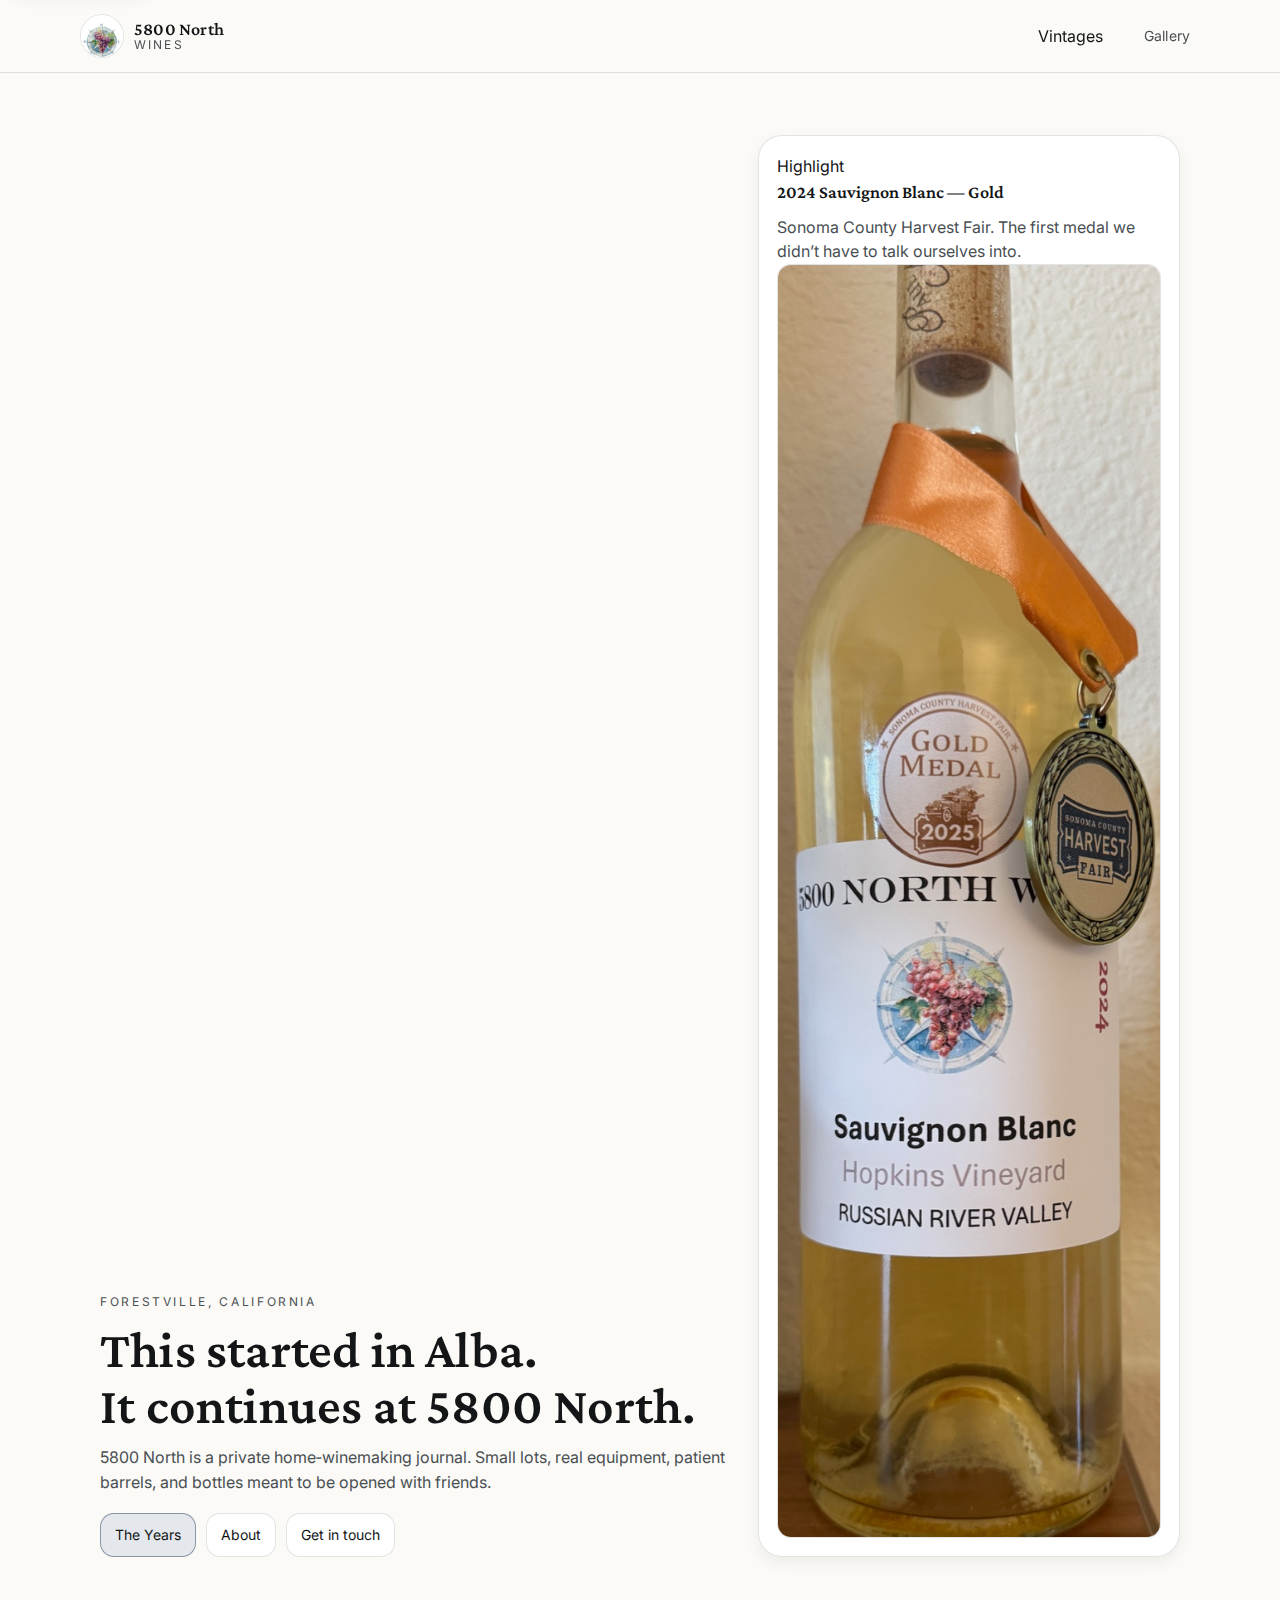
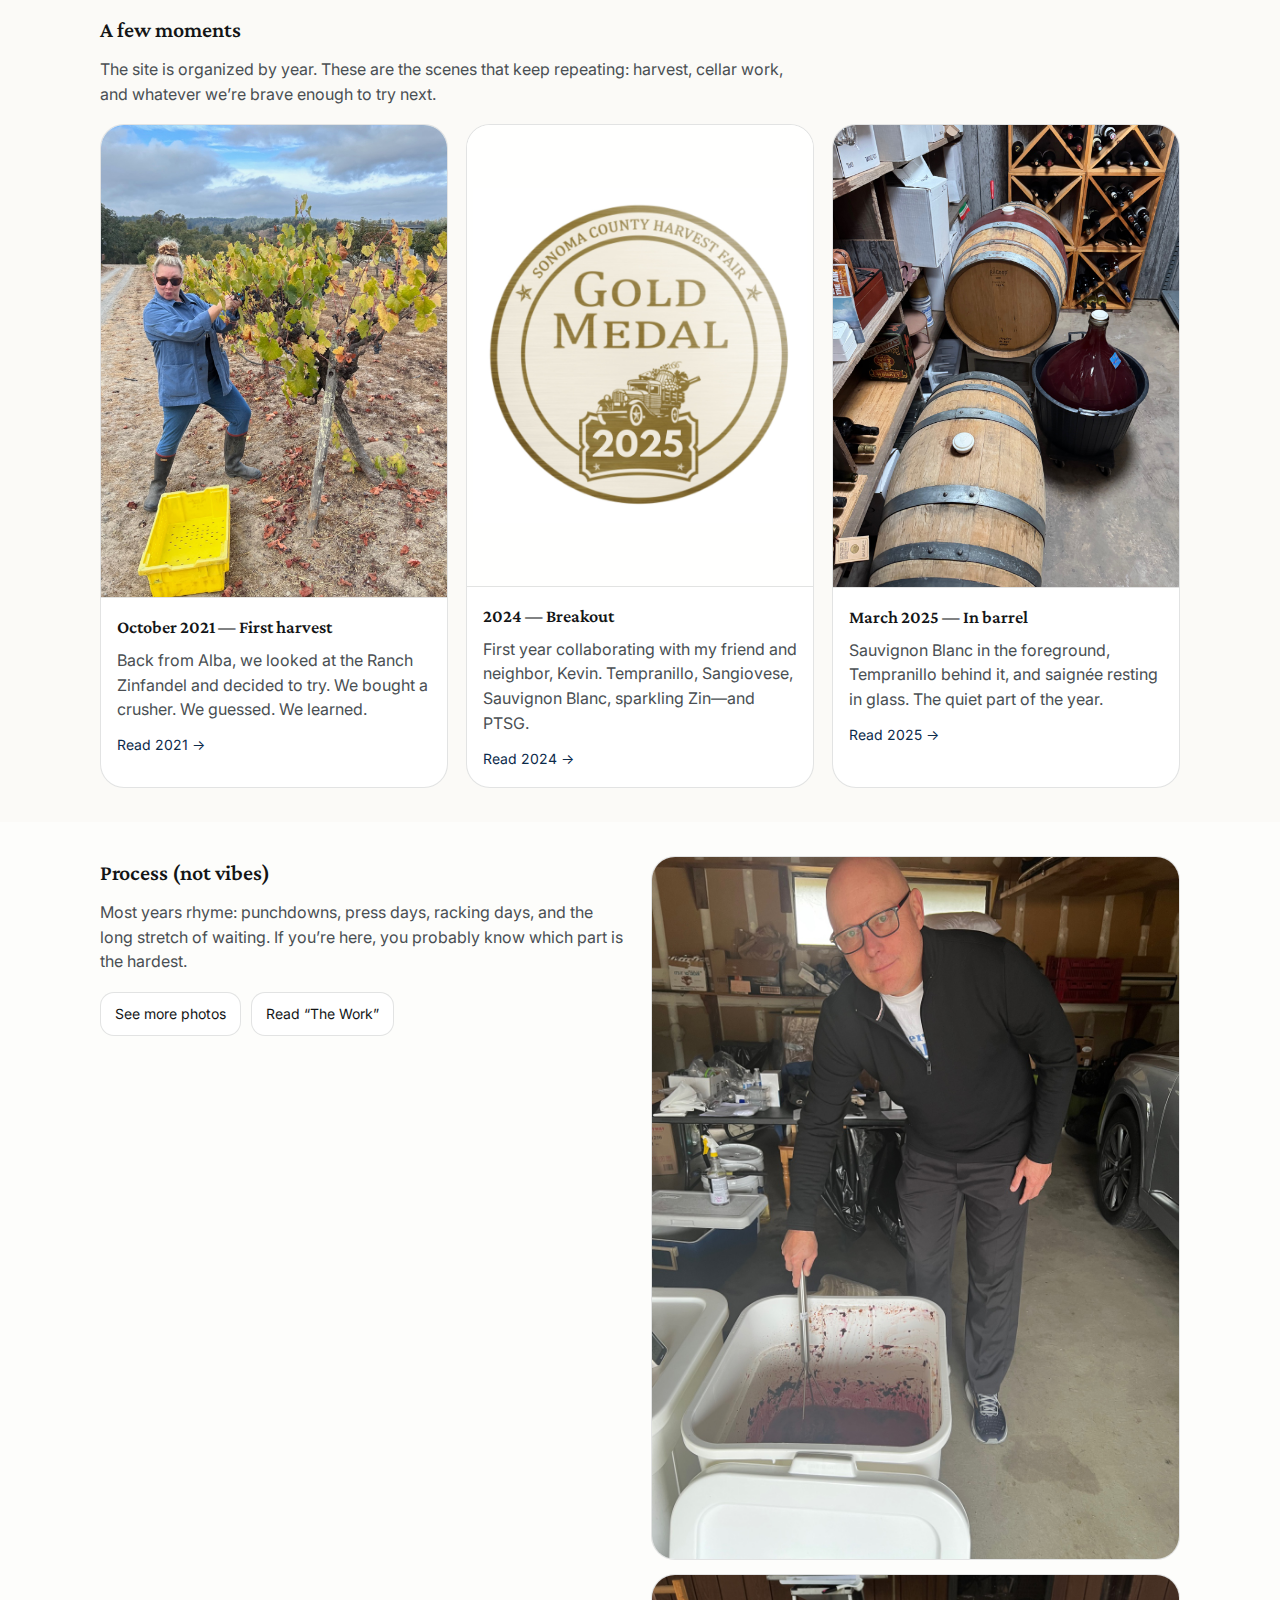
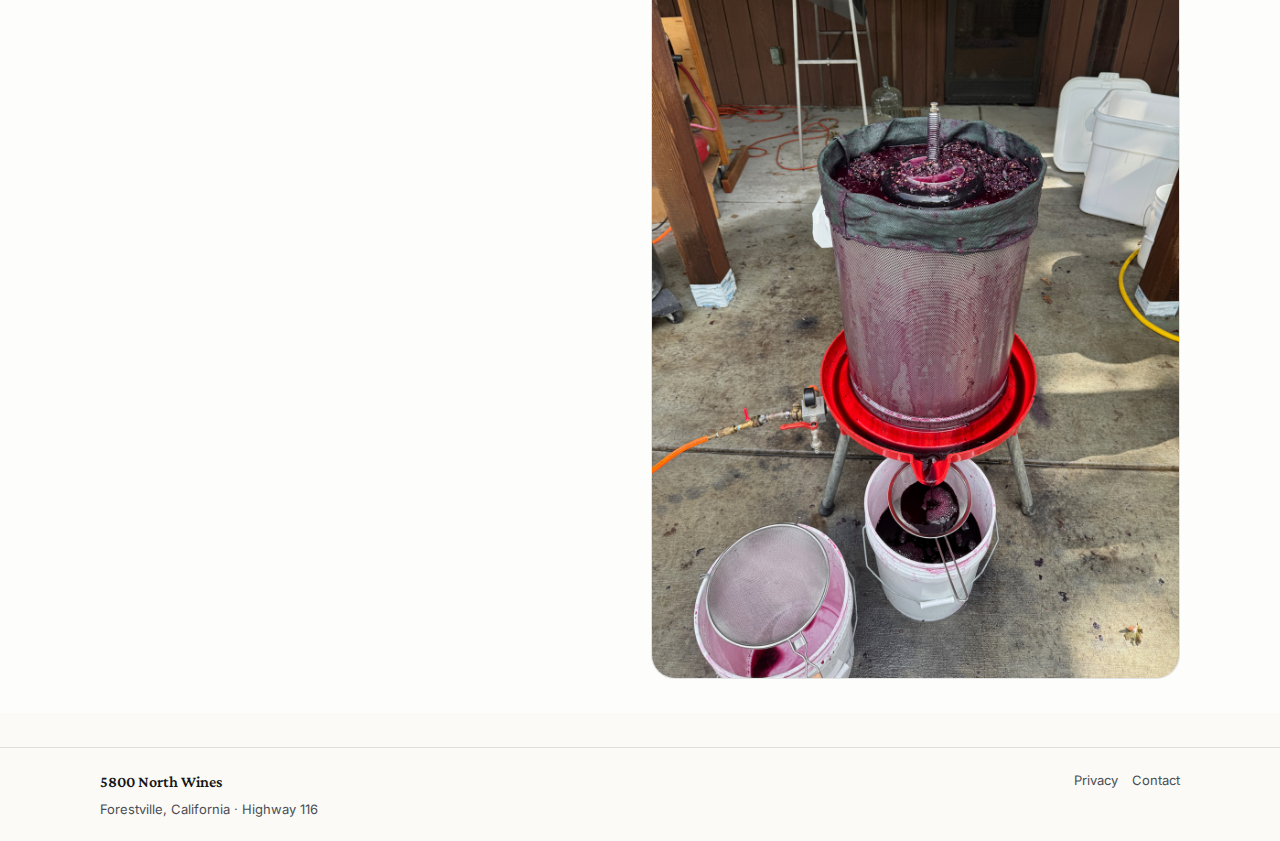
<file: index.html>
<!doctype html>
<html lang="en">
<head>
<title>5800 North Wines</title>
<meta name="description" content="Small-lot home winemaking from Forestville, California.">
<meta charset="utf-8" />
<meta name="viewport" content="width=device-width, initial-scale=1" />
<meta name="color-scheme" content="light dark" />
<base href="/">
<script>(function(){try{var b=document.querySelector("base");if(!b)return;var host=location.hostname||"";if(host.endsWith("github.io")){var seg=(location.pathname||"/").split("/").filter(Boolean)[0];if(seg){b.setAttribute("href","/"+seg+"/");}}}catch(e){}})();</script>
<link rel="preconnect" href="https://fonts.googleapis.com">
<link rel="preconnect" href="https://fonts.gstatic.com" crossorigin>
<link href="https://fonts.googleapis.com/css2?family=Crimson+Pro:wght@400;500;600&family=Inter:wght@300;400;500;600&display=swap" rel="stylesheet">
<link rel="stylesheet" href="assets/css/styles.css" />
<link rel="icon" href="assets/img/favicon.svg" type="image/svg+xml">
<script defer src="assets/js/main.js"></script>

</head>
<body>
<a class="skip-link" href="#content">Skip to content</a>

<header class="site-header">
  <div class="container header-inner">
    <a class="brand" href="./">
      <span class="brand-mark" aria-hidden="true"><img src="assets/img/compass-rose.jpg" alt="" /></span>
      <span class="brand-text">
        <span class="brand-name">5800 North</span>
        <span class="brand-sub">Wines</span>
      </span>
    </a>

    <button class="nav-toggle" type="button" aria-expanded="false" aria-controls="site-nav">
      <span class="sr-only">Open menu</span>
      <span aria-hidden="true" class="hamburger"></span>
    </button>

    <nav id="site-nav" class="site-nav" aria-label="Primary">
      <details class="nav-dd">
        <summary>Vintages</summary>
        <div class="dd-menu">
          <a href="vintages/#v2021">2021</a>
          <a href="vintages/#v2022">2022</a>
          <a href="vintages/#v2023">2023</a>
          <a href="vintages/#v2024">2024</a>
          <a href="vintages/#v2025">2025</a>
          <a class="dd-all" href="vintages/">All vintages →</a>
        </div>
      </details>
      <a href="gallery/">Gallery</a>
    </nav>
  </div>
</header>

<main id="content">
<section class="hero">
  <div class="container hero-grid">
    <div>
      <div class="kicker">Forestville, California</div>
      <h1 class="h1">This started in Alba.<br>It continues at 5800&nbsp;North.</h1>
      <p class="lede">5800 North is a private home‑winemaking journal. Small lots, real equipment, patient barrels, and bottles meant to be opened with friends.</p>
      <div class="actions">
        <a class="btn primary" href="the-years.html">The Years</a>
        <a class="btn" href="about/">About</a>
        <a class="btn" href="contact/">Get in touch</a>
      </div>
    </div>
    <aside class="note-card">
      <div class="note-kicker">Highlight</div>
      <h2 class="note-title">2024 Sauvignon Blanc — Gold</h2>
      <p>Sonoma County Harvest Fair. The first medal we didn’t have to talk ourselves into.</p>
      <div class="note-media">
        <img src="assets/img/harvest-fair-gold-badge.jpg" alt="Sonoma County Harvest Fair Gold Medal badge">
      </div>
    </aside>
  </div>
</section>

<section class="section">
  <div class="container">
    <h2 class="section-title">A few moments</h2>
    <p class="section-sub">The site is organized by year. These are the scenes that keep repeating: harvest, cellar work, and whatever we’re brave enough to try next.</p>

    <div class="cards">
      <article class="card">
        <div class="card-media"><img src="assets/img/harvest-2021-alicia-picking.jpg" alt="First harvest, 2021"></div>
        <div class="card-body">
          <h3 class="card-title">October 2021 — First harvest</h3>
          <p class="card-text">Back from Alba, we looked at the Ranch Zinfandel and decided to try. We bought a crusher. We guessed. We learned.</p>
          <a class="card-link" href="vintages/#v2021">Read 2021 →</a>
        </div>
      </article>

      <article class="card">
        <div class="card-media portrait"><img src="assets/img/bottle-gold-medal.jpg" alt="2024 Sauvignon Blanc with Gold Medal"></div>
        <div class="card-body">
          <h3 class="card-title">2024 — Breakout</h3>
          <p class="card-text">First year collaborating with my friend and neighbor, Kevin. Tempranillo, Sangiovese, Sauvignon Blanc, sparkling Zin—and PTSG.</p>
          <a class="card-link" href="vintages/#v2024">Read 2024 →</a>
        </div>
      </article>

      <article class="card">
        <div class="card-media"><img src="assets/img/cellar-2025-barrels-demijohn.jpg" alt="2025 wines aging in barrel and glass"></div>
        <div class="card-body">
          <h3 class="card-title">March 2025 — In barrel</h3>
          <p class="card-text">Sauvignon Blanc in the foreground, Tempranillo behind it, and saignée resting in glass. The quiet part of the year.</p>
          <a class="card-link" href="the-years.html#y2025">Read 2025 →</a>
        </div>
      </article>
    </div>
  </div>
</section>

<section class="section alt">
  <div class="container split">
    <div>
      <h2 class="section-title">Process (not vibes)</h2>
      <p class="section-sub">Most years rhyme: punchdowns, press days, racking days, and the long stretch of waiting. If you’re here, you probably know which part is the hardest.</p>
      <div class="actions">
        <a class="btn" href="gallery/">See more photos</a>
        <a class="btn" href="the-years.html#work">Read “The Work”</a>
      </div>
    </div>
    <div class="media-stack">
      <img src="assets/img/zin-punchdown.jpg" alt="Punching down during fermentation">
      <img src="assets/img/basket-press-drain.jpg" alt="Pressing day">
    </div>
  </div>
</section>
</main>

<footer class="site-footer">
  <div class="container footer-inner">
    <div>
      <div class="footer-brand">5800 North Wines</div>
      <div class="footer-muted">Forestville, California · Highway 116</div>
    </div>
    <div class="footer-links">
      <a href="privacy/">Privacy</a>
      <a href="contact/">Contact</a>
    </div>
  </div>
</footer>

</body>
</html>
</file>
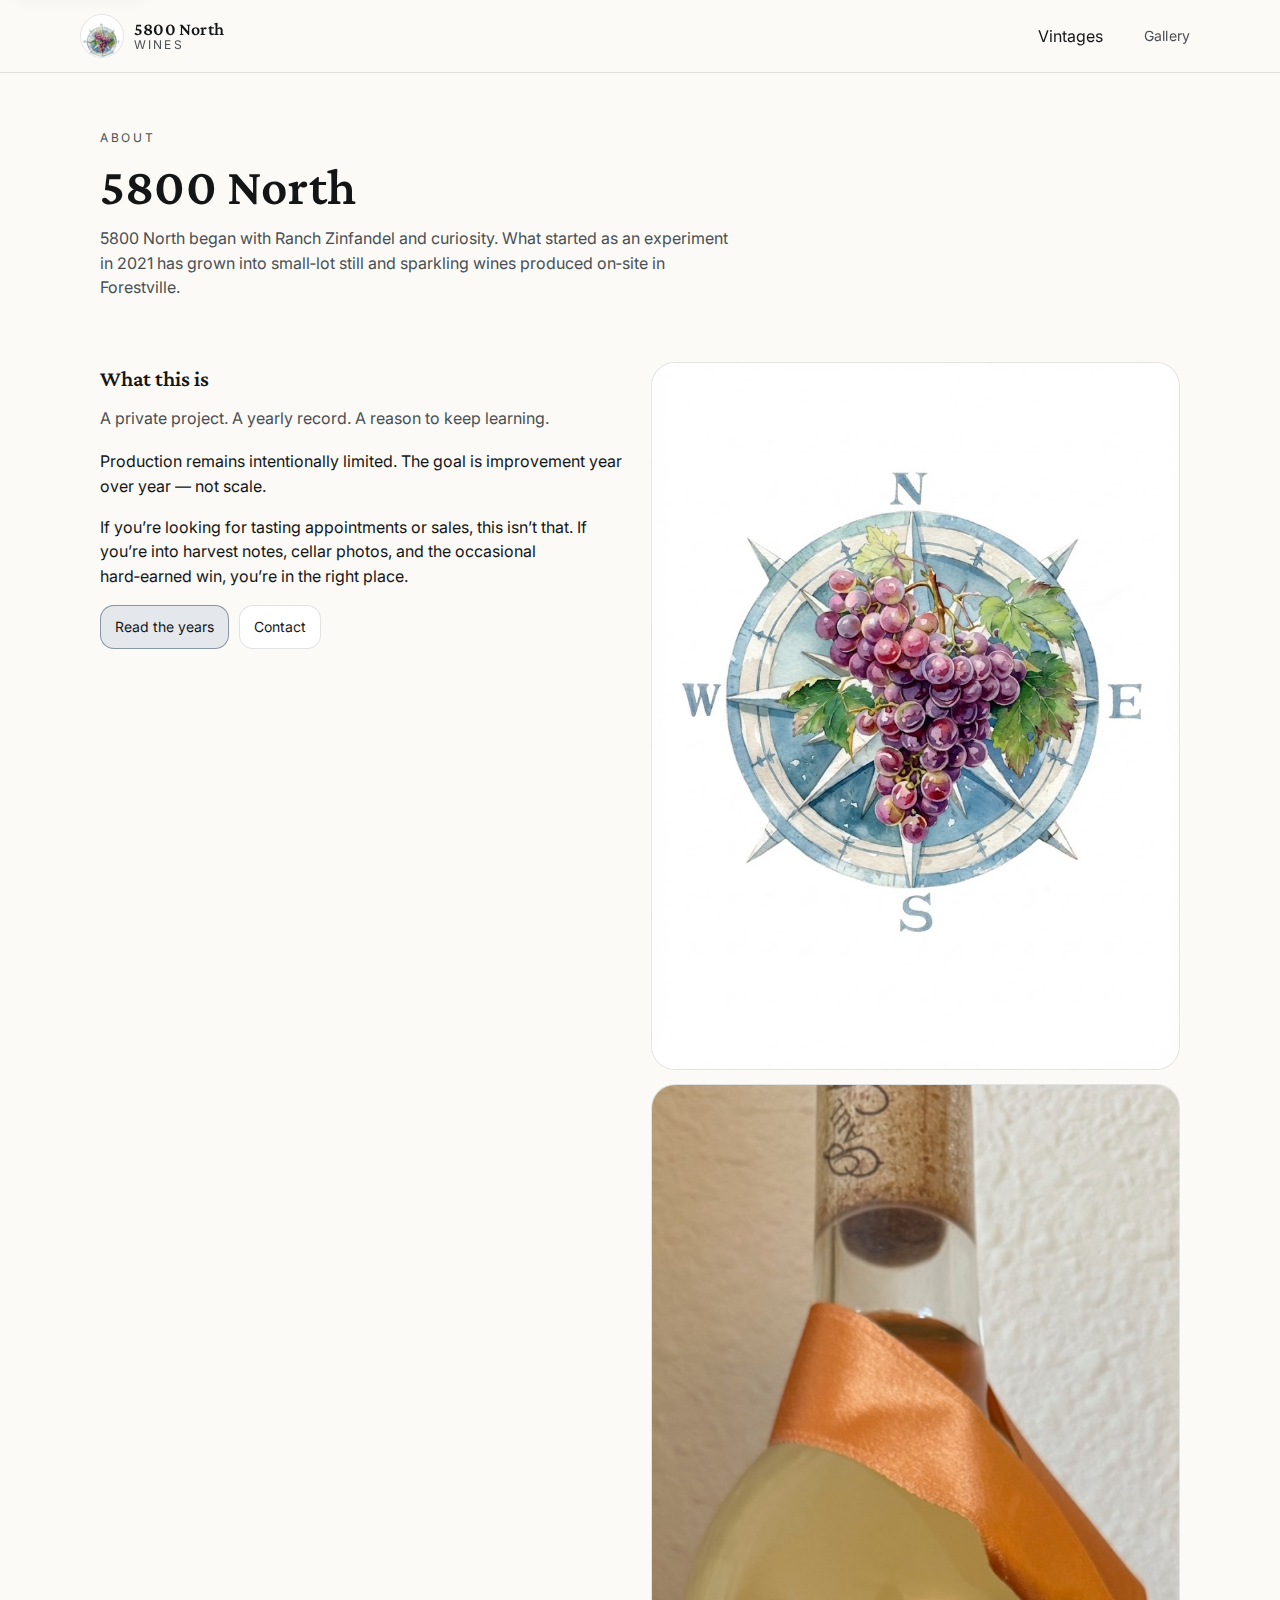
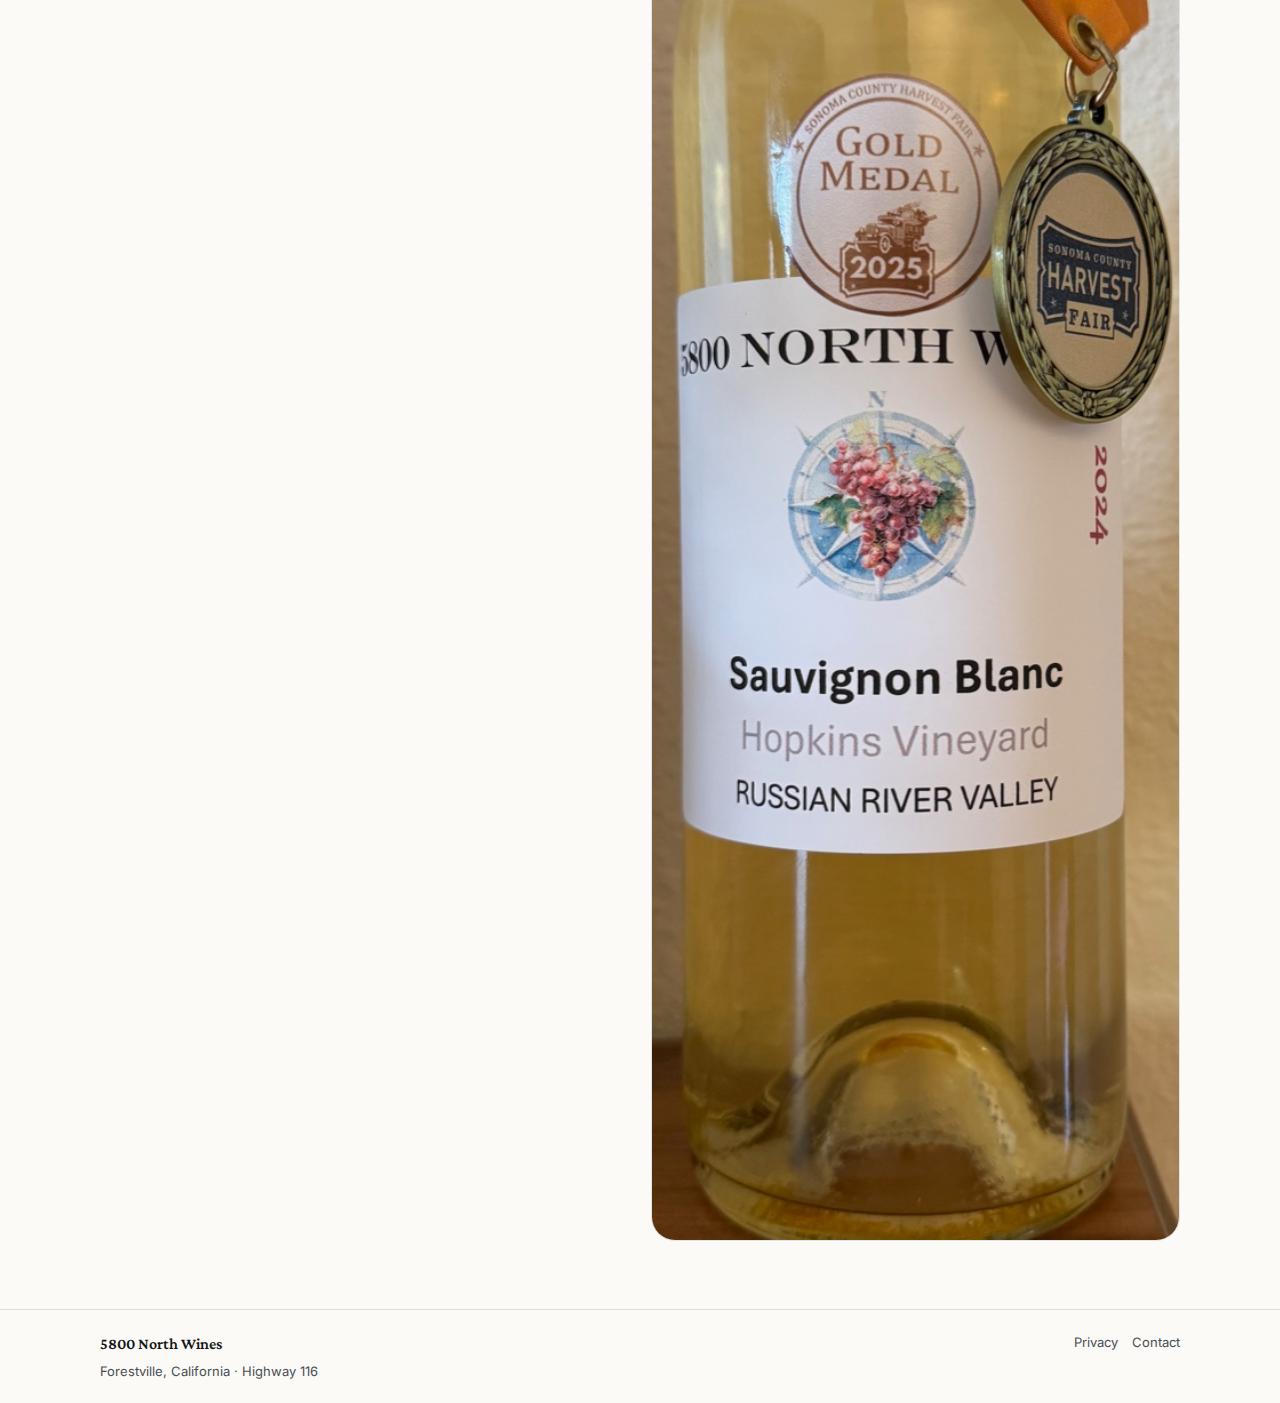
<file: about/index.html>
<!doctype html>
<html lang="en">
<head>
<title>About · 5800 North Wines</title>
<meta name="description" content="About 5800 North Wines.">
<meta charset="utf-8" />
<meta name="viewport" content="width=device-width, initial-scale=1" />
<meta name="color-scheme" content="light dark" />
<base href="/">
<script>(function(){try{var b=document.querySelector("base");if(!b)return;var host=location.hostname||"";if(host.endsWith("github.io")){var seg=(location.pathname||"/").split("/").filter(Boolean)[0];if(seg){b.setAttribute("href","/"+seg+"/");}}}catch(e){}})();</script>
<link rel="preconnect" href="https://fonts.googleapis.com">
<link rel="preconnect" href="https://fonts.gstatic.com" crossorigin>
<link href="https://fonts.googleapis.com/css2?family=Crimson+Pro:wght@400;500;600&family=Inter:wght@300;400;500;600&display=swap" rel="stylesheet">
<link rel="stylesheet" href="assets/css/styles.css" />
<link rel="icon" href="assets/img/favicon.svg" type="image/svg+xml">
<script defer src="assets/js/main.js"></script>

</head>
<body>
<a class="skip-link" href="#content">Skip to content</a>

<header class="site-header">
  <div class="container header-inner">
    <a class="brand" href="./">
      <span class="brand-mark" aria-hidden="true"><img src="assets/img/compass-rose.jpg" alt="" /></span>
      <span class="brand-text">
        <span class="brand-name">5800 North</span>
        <span class="brand-sub">Wines</span>
      </span>
    </a>

    <button class="nav-toggle" type="button" aria-expanded="false" aria-controls="site-nav">
      <span class="sr-only">Open menu</span>
      <span aria-hidden="true" class="hamburger"></span>
    </button>

    <nav id="site-nav" class="site-nav" aria-label="Primary">
      <details class="nav-dd">
        <summary>Vintages</summary>
        <div class="dd-menu">
          <a href="vintages/#v2021">2021</a>
          <a href="vintages/#v2022">2022</a>
          <a href="vintages/#v2023">2023</a>
          <a href="vintages/#v2024">2024</a>
          <a href="vintages/#v2025">2025</a>
          <a class="dd-all" href="vintages/">All vintages →</a>
        </div>
      </details>
      <a href="gallery/">Gallery</a>
    </nav>
  </div>
</header>

<main id="content">
<section class="page-hero">
  <div class="container">
    <div class="kicker">About</div>
    <h1 class="h1">5800 North</h1>
    <p class="lede">5800 North began with Ranch Zinfandel and curiosity. What started as an experiment in 2021 has grown into small‑lot still and sparkling wines produced on‑site in Forestville.</p>
  </div>
</section>

<section class="section">
  <div class="container split">
    <div>
      <h2 class="section-title">What this is</h2>
      <p class="section-sub">A private project. A yearly record. A reason to keep learning.</p>
      <p>Production remains intentionally limited. The goal is improvement year over year — not scale.</p>
      <p>If you’re looking for tasting appointments or sales, this isn’t that. If you’re into harvest notes, cellar photos, and the occasional hard‑earned win, you’re in the right place.</p>
      <div class="actions">
        <a class="btn primary" href="the-years.html">Read the years</a>
        <a class="btn" href="contact/">Contact</a>
      </div>
    </div>
    <div class="media-stack">
      <img src="assets/img/compass-rose.jpg" alt="Compass rose logo">
      <img src="assets/img/harvest-fair-gold-badge.jpg" alt="Sonoma County Harvest Fair Gold Medal badge">
    </div>
  </div>
</section>
</main>

<footer class="site-footer">
  <div class="container footer-inner">
    <div>
      <div class="footer-brand">5800 North Wines</div>
      <div class="footer-muted">Forestville, California · Highway 116</div>
    </div>
    <div class="footer-links">
      <a href="privacy/">Privacy</a>
      <a href="contact/">Contact</a>
    </div>
  </div>
</footer>

</body>
</html>
</file>
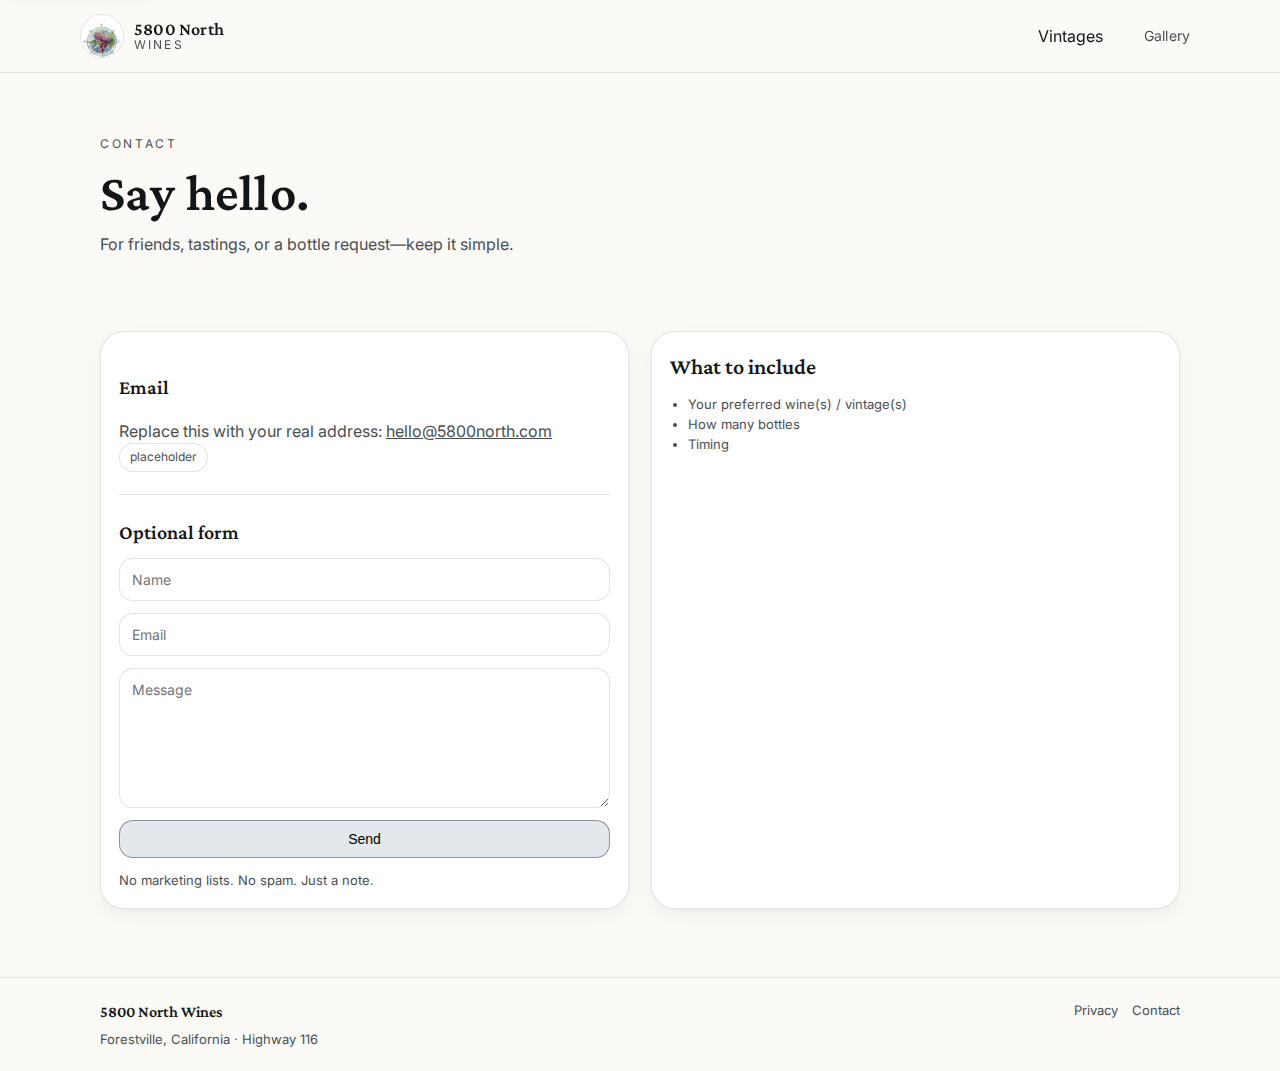
<file: contact/index.html>
<!doctype html>
<html lang="en">
<head>
<title>Contact · 5800 North Wines</title>
<meta name="description" content="Contact 5800 North Wines.">
<meta charset="utf-8" />
<meta name="viewport" content="width=device-width, initial-scale=1" />
<meta name="color-scheme" content="light dark" />
<base href="/">
<script>(function(){try{var b=document.querySelector("base");if(!b)return;var host=location.hostname||"";if(host.endsWith("github.io")){var seg=(location.pathname||"/").split("/").filter(Boolean)[0];if(seg){b.setAttribute("href","/"+seg+"/");}}}catch(e){}})();</script>
<link rel="preconnect" href="https://fonts.googleapis.com">
<link rel="preconnect" href="https://fonts.gstatic.com" crossorigin>
<link href="https://fonts.googleapis.com/css2?family=Crimson+Pro:wght@400;500;600&family=Inter:wght@300;400;500;600&display=swap" rel="stylesheet">
<link rel="stylesheet" href="assets/css/styles.css" />
<link rel="icon" href="assets/img/favicon.svg" type="image/svg+xml">
<script defer src="assets/js/main.js"></script>

</head>
<body>
<a class="skip-link" href="#content">Skip to content</a>

<header class="site-header">
  <div class="container header-inner">
    <a class="brand" href="./">
      <span class="brand-mark" aria-hidden="true"><img src="assets/img/compass-rose.jpg" alt="" /></span>
      <span class="brand-text">
        <span class="brand-name">5800 North</span>
        <span class="brand-sub">Wines</span>
      </span>
    </a>

    <button class="nav-toggle" type="button" aria-expanded="false" aria-controls="site-nav">
      <span class="sr-only">Open menu</span>
      <span aria-hidden="true" class="hamburger"></span>
    </button>

    <nav id="site-nav" class="site-nav" aria-label="Primary">
      <details class="nav-dd">
        <summary>Vintages</summary>
        <div class="dd-menu">
          <a href="vintages/#v2021">2021</a>
          <a href="vintages/#v2022">2022</a>
          <a href="vintages/#v2023">2023</a>
          <a href="vintages/#v2024">2024</a>
          <a href="vintages/#v2025">2025</a>
          <a class="dd-all" href="vintages/">All vintages →</a>
        </div>
      </details>
      <a href="gallery/">Gallery</a>
    </nav>
  </div>
</header>

<main id="content">
<section class="hero"><div class="container">
<div class="kicker">Contact</div><h1 class="h1">Say hello.</h1>
<p class="lede">For friends, tastings, or a bottle request—keep it simple.</p>
</div></section>
<section class="section"><div class="container split">
<div class="panel prose">
<h2>Email</h2>
<p>Replace this with your real address: <a href="mailto:hello@5800north.com">hello@5800north.com</a> <span class="badge">placeholder</span></p>
<hr class="hr">
<h2>Optional form</h2>
<form class="form" method="POST" action="https://formspree.io/f/yourFormId">
<input class="input" name="name" placeholder="Name" autocomplete="name">
<input class="input" name="email" type="email" placeholder="Email" autocomplete="email" required>
<textarea class="textarea" name="message" placeholder="Message" required></textarea>
<button class="btn primary" type="submit">Send</button>
<div class="help">No marketing lists. No spam. Just a note.</div>
</form>
</div>
<div class="panel">
<h2 class="section-title" style="margin-top:0">What to include</h2>
<ul class="help" style="margin:0; padding-left:18px">
<li>Your preferred wine(s) / vintage(s)</li><li>How many bottles</li><li>Timing</li>
</ul>
</div>
</div></section>
</main>

<footer class="site-footer">
  <div class="container footer-inner">
    <div>
      <div class="footer-brand">5800 North Wines</div>
      <div class="footer-muted">Forestville, California · Highway 116</div>
    </div>
    <div class="footer-links">
      <a href="privacy/">Privacy</a>
      <a href="contact/">Contact</a>
    </div>
  </div>
</footer>

</body>
</html>
</file>
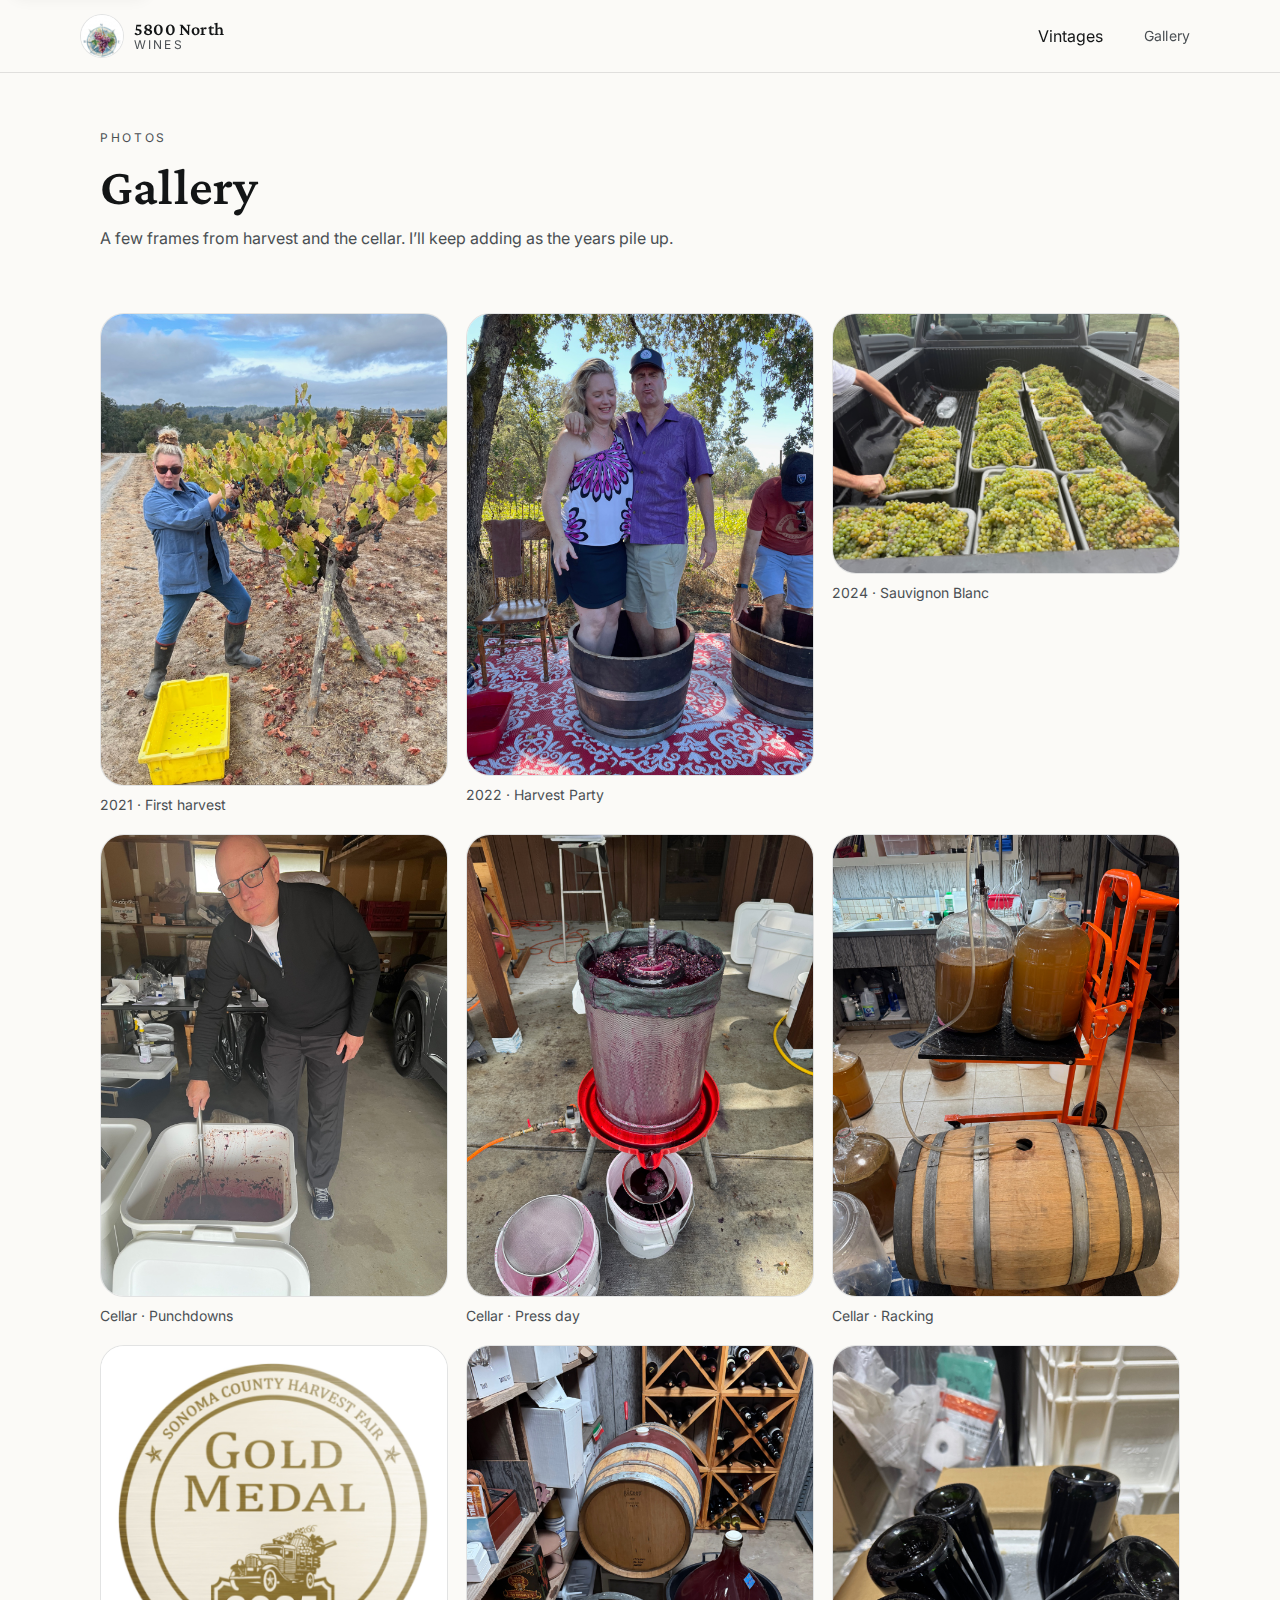
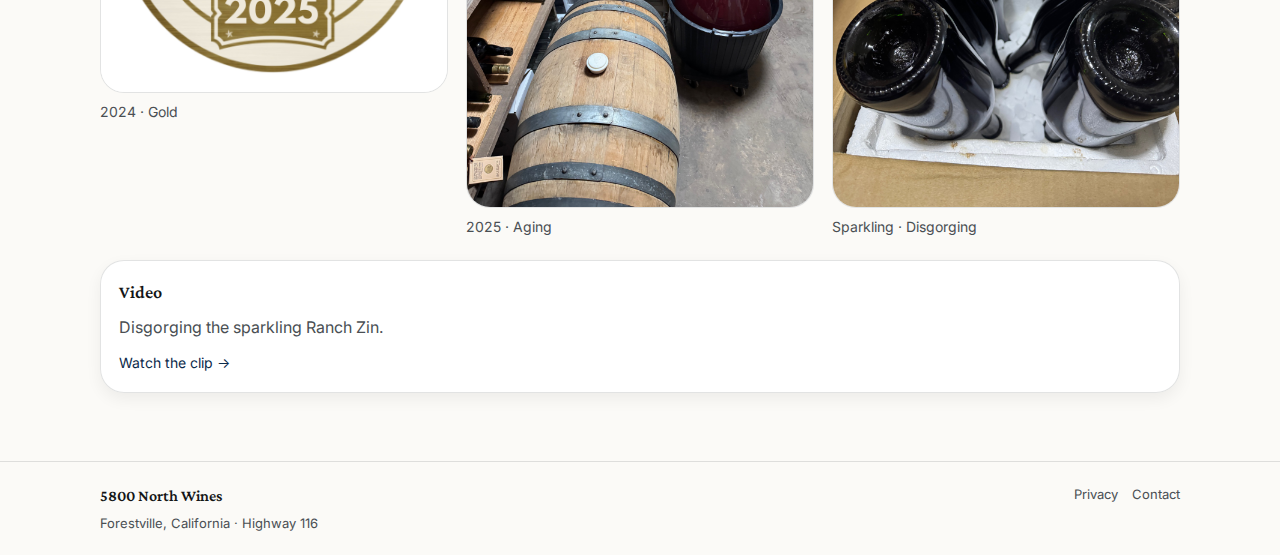
<file: gallery/index.html>
<!doctype html>
<html lang="en">
<head>
<title>Gallery · 5800 North Wines</title>
<meta name="description" content="Photos from the cellar, harvest, and bottling.">
<meta charset="utf-8" />
<meta name="viewport" content="width=device-width, initial-scale=1" />
<meta name="color-scheme" content="light dark" />
<base href="/">
<script>(function(){try{var b=document.querySelector("base");if(!b)return;var host=location.hostname||"";if(host.endsWith("github.io")){var seg=(location.pathname||"/").split("/").filter(Boolean)[0];if(seg){b.setAttribute("href","/"+seg+"/");}}}catch(e){}})();</script>
<link rel="preconnect" href="https://fonts.googleapis.com">
<link rel="preconnect" href="https://fonts.gstatic.com" crossorigin>
<link href="https://fonts.googleapis.com/css2?family=Crimson+Pro:wght@400;500;600&family=Inter:wght@300;400;500;600&display=swap" rel="stylesheet">
<link rel="stylesheet" href="assets/css/styles.css" />
<link rel="icon" href="assets/img/favicon.svg" type="image/svg+xml">
<script defer src="assets/js/main.js"></script>

</head>
<body>
<a class="skip-link" href="#content">Skip to content</a>

<header class="site-header">
  <div class="container header-inner">
    <a class="brand" href="./">
      <span class="brand-mark" aria-hidden="true"><img src="assets/img/compass-rose.jpg" alt="" /></span>
      <span class="brand-text">
        <span class="brand-name">5800 North</span>
        <span class="brand-sub">Wines</span>
      </span>
    </a>

    <button class="nav-toggle" type="button" aria-expanded="false" aria-controls="site-nav">
      <span class="sr-only">Open menu</span>
      <span aria-hidden="true" class="hamburger"></span>
    </button>

    <nav id="site-nav" class="site-nav" aria-label="Primary">
      <details class="nav-dd">
        <summary>Vintages</summary>
        <div class="dd-menu">
          <a href="vintages/#v2021">2021</a>
          <a href="vintages/#v2022">2022</a>
          <a href="vintages/#v2023">2023</a>
          <a href="vintages/#v2024">2024</a>
          <a href="vintages/#v2025">2025</a>
          <a class="dd-all" href="vintages/">All vintages →</a>
        </div>
      </details>
      <a href="gallery/">Gallery</a>
    </nav>
  </div>
</header>

<main id="content">
<section class="page-hero">
  <div class="container">
    <div class="kicker">Photos</div>
    <h1 class="h1">Gallery</h1>
    <p class="lede">A few frames from harvest and the cellar. I’ll keep adding as the years pile up.</p>
  </div>
</section>

<section class="section">
  <div class="container">
    <div class="grid-3">
      <figure class="figure"><img src="assets/img/harvest-2021-alicia-picking.jpg" alt="Harvest 2021"><figcaption>2021 · First harvest</figcaption></figure>
      <figure class="figure"><img src="assets/img/harvest-party-2022-barrel-stomp.jpg" alt="Harvest party 2022"><figcaption>2022 · Harvest Party</figcaption></figure>
      <figure class="figure"><img src="assets/img/sauv-blanc-2024-truckbed.jpg" alt="Sauvignon Blanc harvest 2024"><figcaption>2024 · Sauvignon Blanc</figcaption></figure>

      <figure class="figure"><img src="assets/img/zin-punchdown.jpg" alt="Punchdown"><figcaption>Cellar · Punchdowns</figcaption></figure>
      <figure class="figure"><img src="assets/img/basket-press-drain.jpg" alt="Pressing"><figcaption>Cellar · Press day</figcaption></figure>
      <figure class="figure"><img src="assets/img/racking-to-barrel.jpg" alt="Racking"><figcaption>Cellar · Racking</figcaption></figure>

      <figure class="figure"><img src="assets/img/bottle-gold-medal.jpg" alt="Gold medal bottle"><figcaption>2024 · Gold</figcaption></figure>
      <figure class="figure"><img src="assets/img/cellar-2025-barrels-demijohn.jpg" alt="2025 aging"><figcaption>2025 · Aging</figcaption></figure>
      <figure class="figure"><img src="assets/img/disgorging-sparkling-zin.jpg" alt="Disgorging sparkling"><figcaption>Sparkling · Disgorging</figcaption></figure>
    </div>

    <div class="note-card" style="margin-top:22px">
      <h2 class="note-title">Video</h2>
      <p>Disgorging the sparkling Ranch Zin.</p>
      <p><a class="card-link" href="assets/img/disgorging-sparkling-zin.mp4">Watch the clip →</a></p>
    </div>
  </div>
</section>
</main>

<footer class="site-footer">
  <div class="container footer-inner">
    <div>
      <div class="footer-brand">5800 North Wines</div>
      <div class="footer-muted">Forestville, California · Highway 116</div>
    </div>
    <div class="footer-links">
      <a href="privacy/">Privacy</a>
      <a href="contact/">Contact</a>
    </div>
  </div>
</footer>

</body>
</html>
</file>
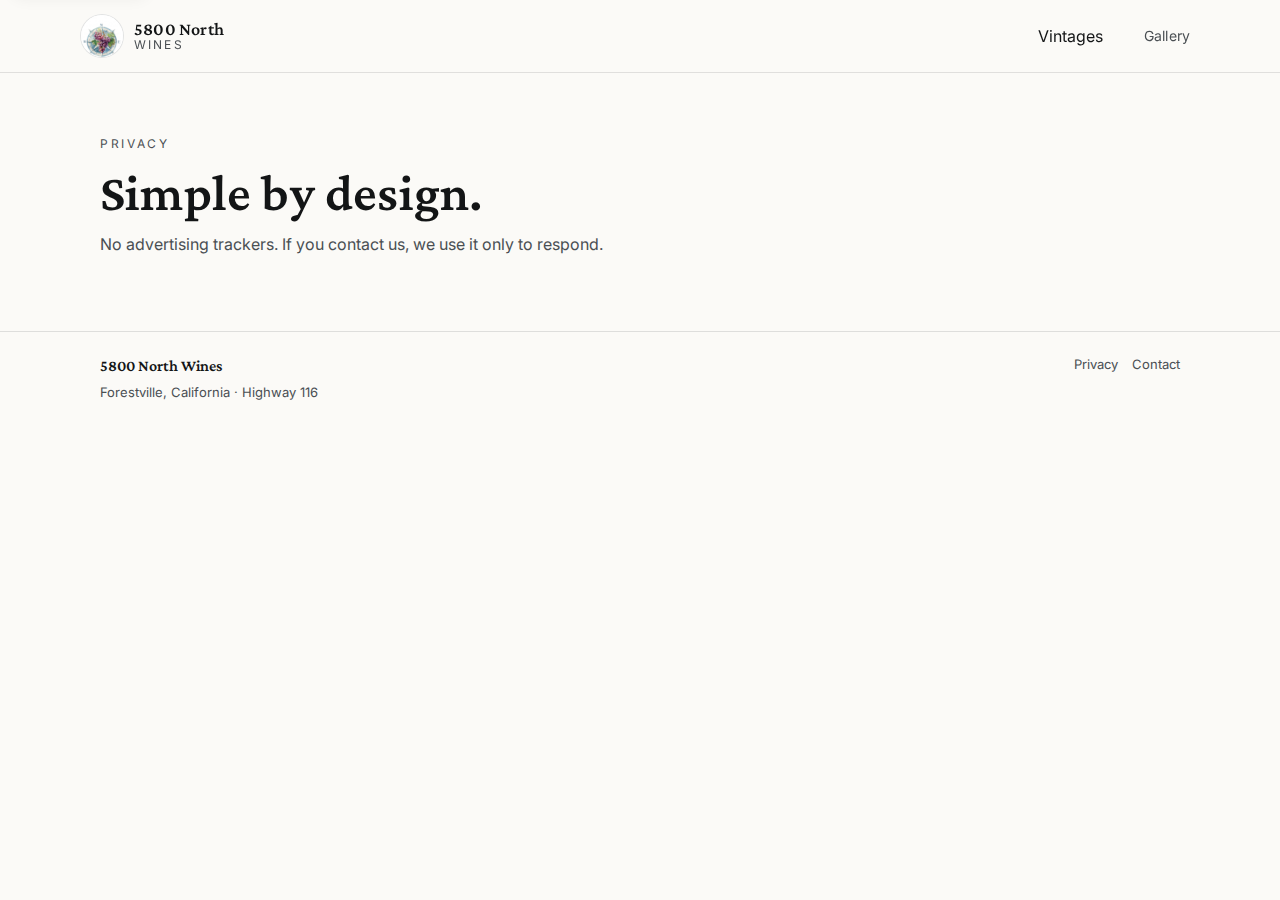
<file: privacy/index.html>
<!doctype html>
<html lang="en">
<head>
<title>Privacy · 5800 North Wines</title>
<meta name="description" content="Privacy information.">
<meta charset="utf-8" />
<meta name="viewport" content="width=device-width, initial-scale=1" />
<meta name="color-scheme" content="light dark" />
<base href="/">
<script>(function(){try{var b=document.querySelector("base");if(!b)return;var host=location.hostname||"";if(host.endsWith("github.io")){var seg=(location.pathname||"/").split("/").filter(Boolean)[0];if(seg){b.setAttribute("href","/"+seg+"/");}}}catch(e){}})();</script>
<link rel="preconnect" href="https://fonts.googleapis.com">
<link rel="preconnect" href="https://fonts.gstatic.com" crossorigin>
<link href="https://fonts.googleapis.com/css2?family=Crimson+Pro:wght@400;500;600&family=Inter:wght@300;400;500;600&display=swap" rel="stylesheet">
<link rel="stylesheet" href="assets/css/styles.css" />
<link rel="icon" href="assets/img/favicon.svg" type="image/svg+xml">
<script defer src="assets/js/main.js"></script>

</head>
<body>
<a class="skip-link" href="#content">Skip to content</a>

<header class="site-header">
  <div class="container header-inner">
    <a class="brand" href="./">
      <span class="brand-mark" aria-hidden="true"><img src="assets/img/compass-rose.jpg" alt="" /></span>
      <span class="brand-text">
        <span class="brand-name">5800 North</span>
        <span class="brand-sub">Wines</span>
      </span>
    </a>

    <button class="nav-toggle" type="button" aria-expanded="false" aria-controls="site-nav">
      <span class="sr-only">Open menu</span>
      <span aria-hidden="true" class="hamburger"></span>
    </button>

    <nav id="site-nav" class="site-nav" aria-label="Primary">
      <details class="nav-dd">
        <summary>Vintages</summary>
        <div class="dd-menu">
          <a href="vintages/#v2021">2021</a>
          <a href="vintages/#v2022">2022</a>
          <a href="vintages/#v2023">2023</a>
          <a href="vintages/#v2024">2024</a>
          <a href="vintages/#v2025">2025</a>
          <a class="dd-all" href="vintages/">All vintages →</a>
        </div>
      </details>
      <a href="gallery/">Gallery</a>
    </nav>
  </div>
</header>

<main id="content">
<section class="hero"><div class="container">
<div class="kicker">Privacy</div><h1 class="h1">Simple by design.</h1>
<p class="lede">No advertising trackers. If you contact us, we use it only to respond.</p>
</div></section>
</main>

<footer class="site-footer">
  <div class="container footer-inner">
    <div>
      <div class="footer-brand">5800 North Wines</div>
      <div class="footer-muted">Forestville, California · Highway 116</div>
    </div>
    <div class="footer-links">
      <a href="privacy/">Privacy</a>
      <a href="contact/">Contact</a>
    </div>
  </div>
</footer>

</body>
</html>
</file>
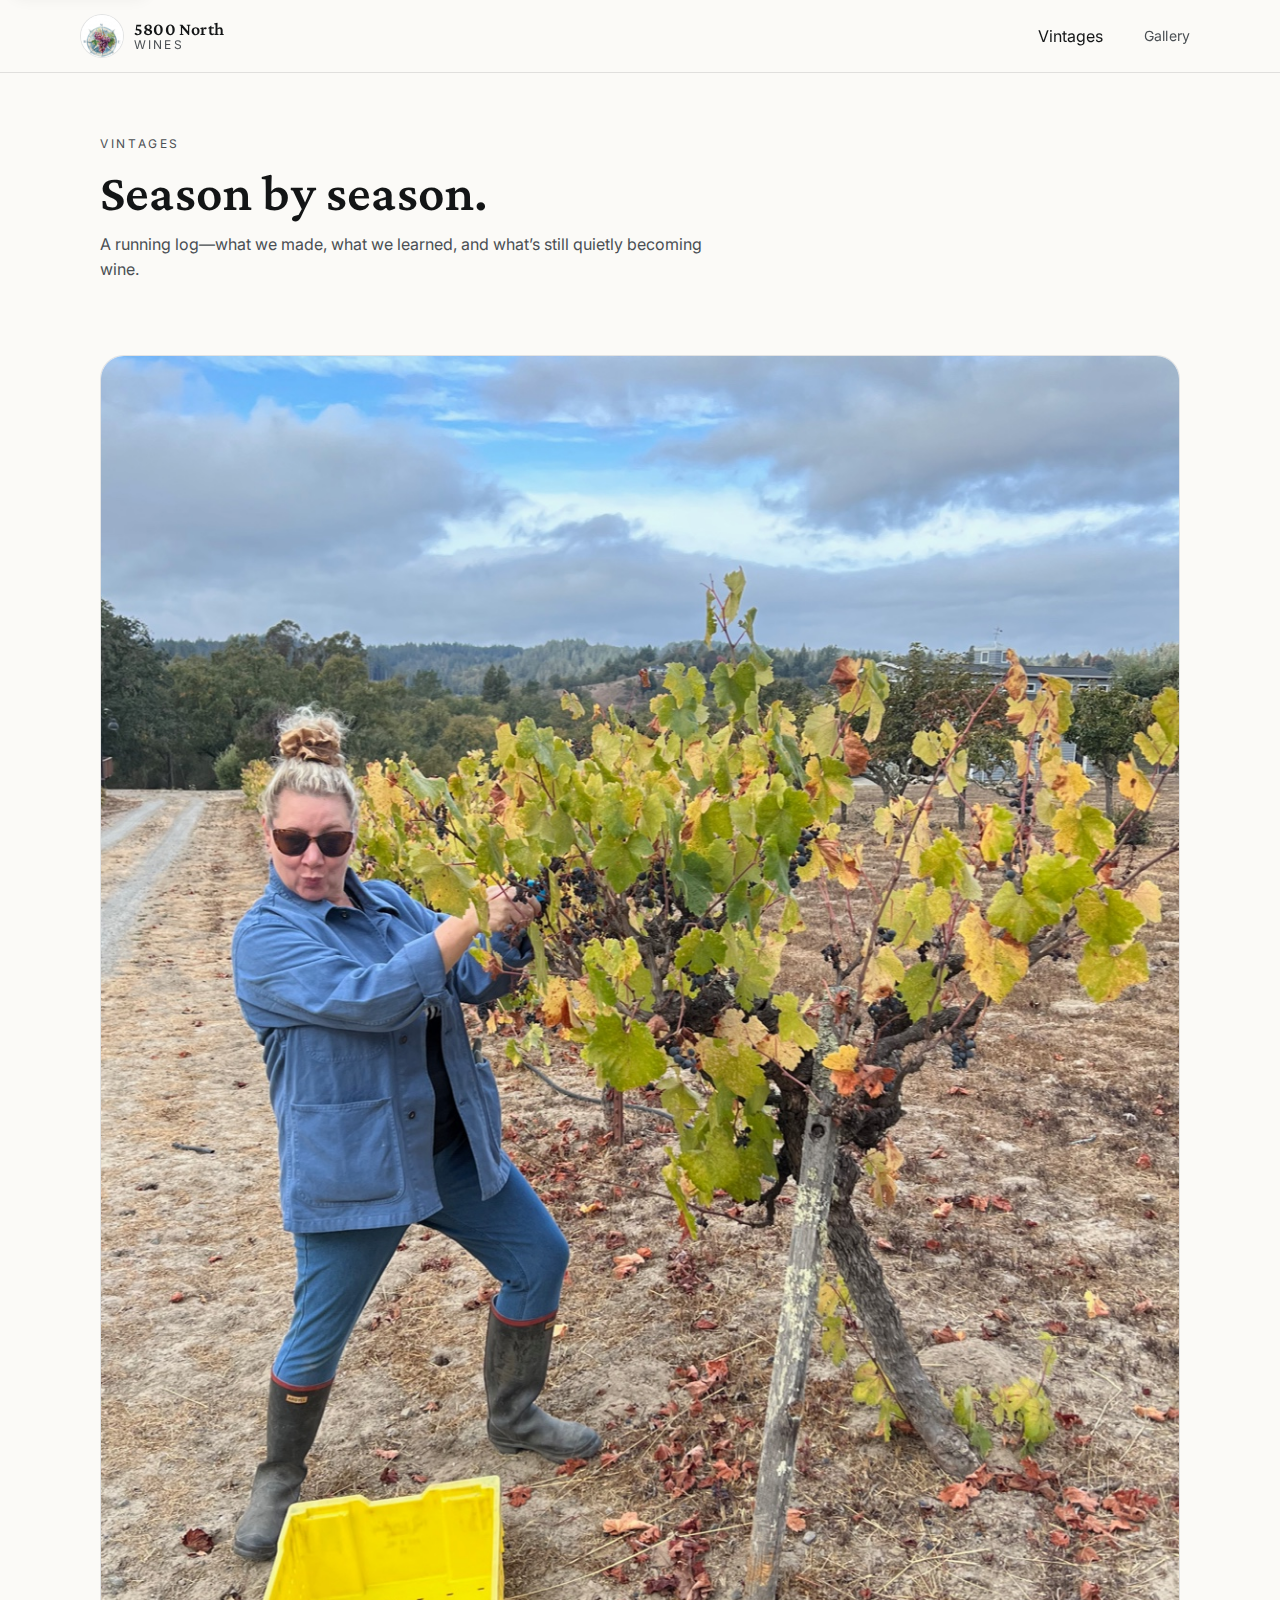
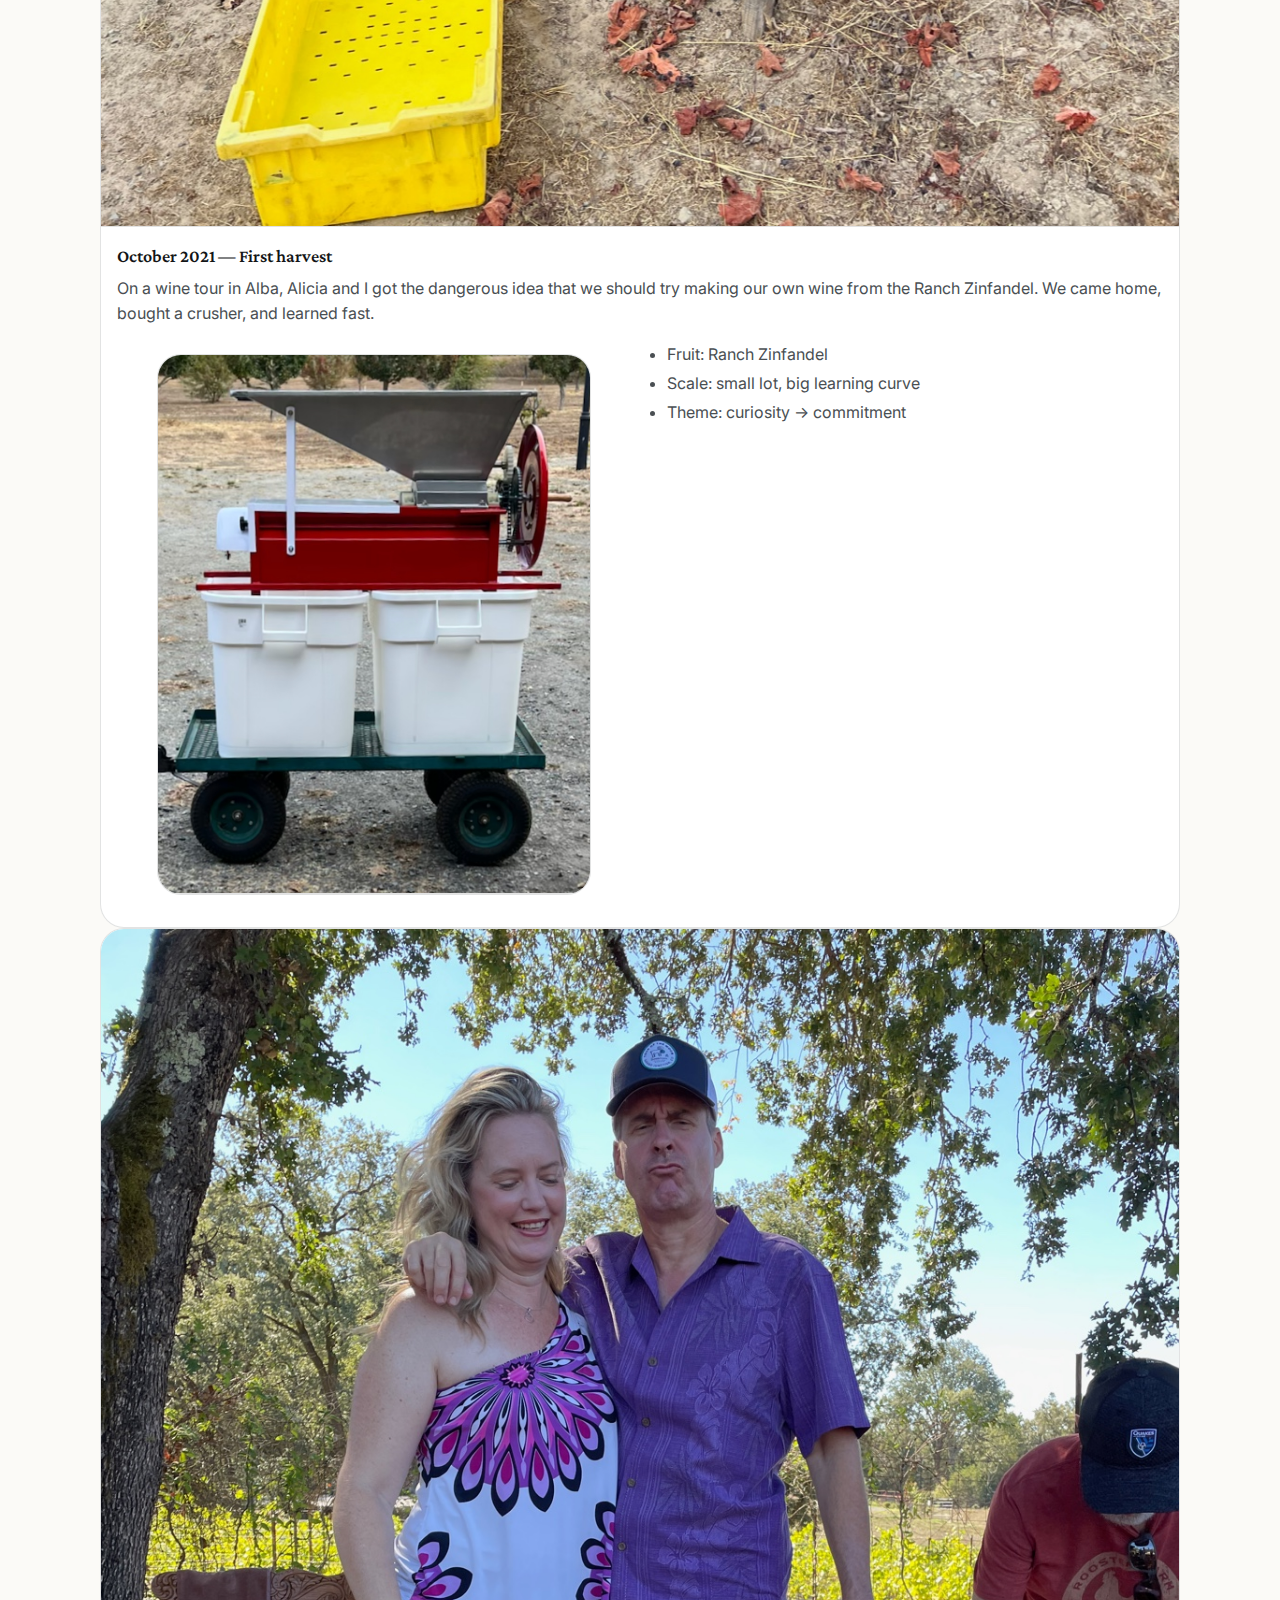
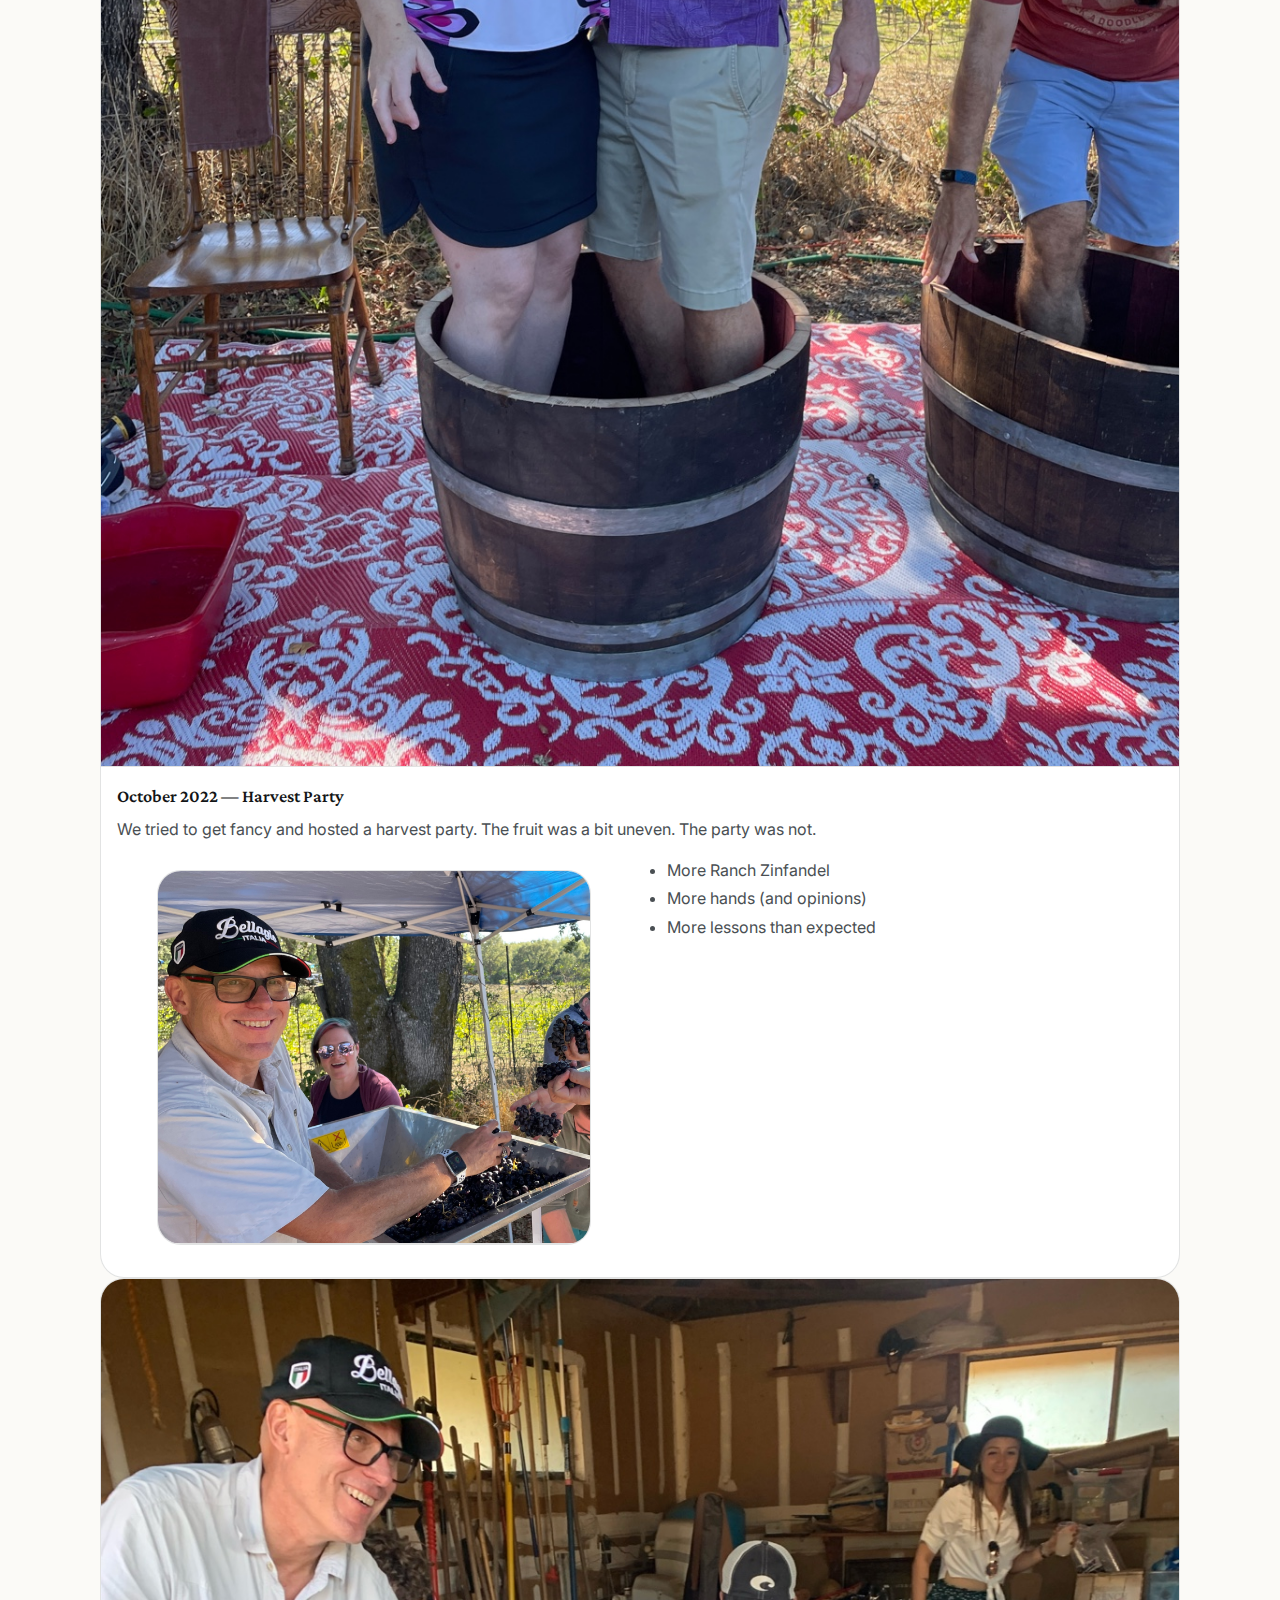
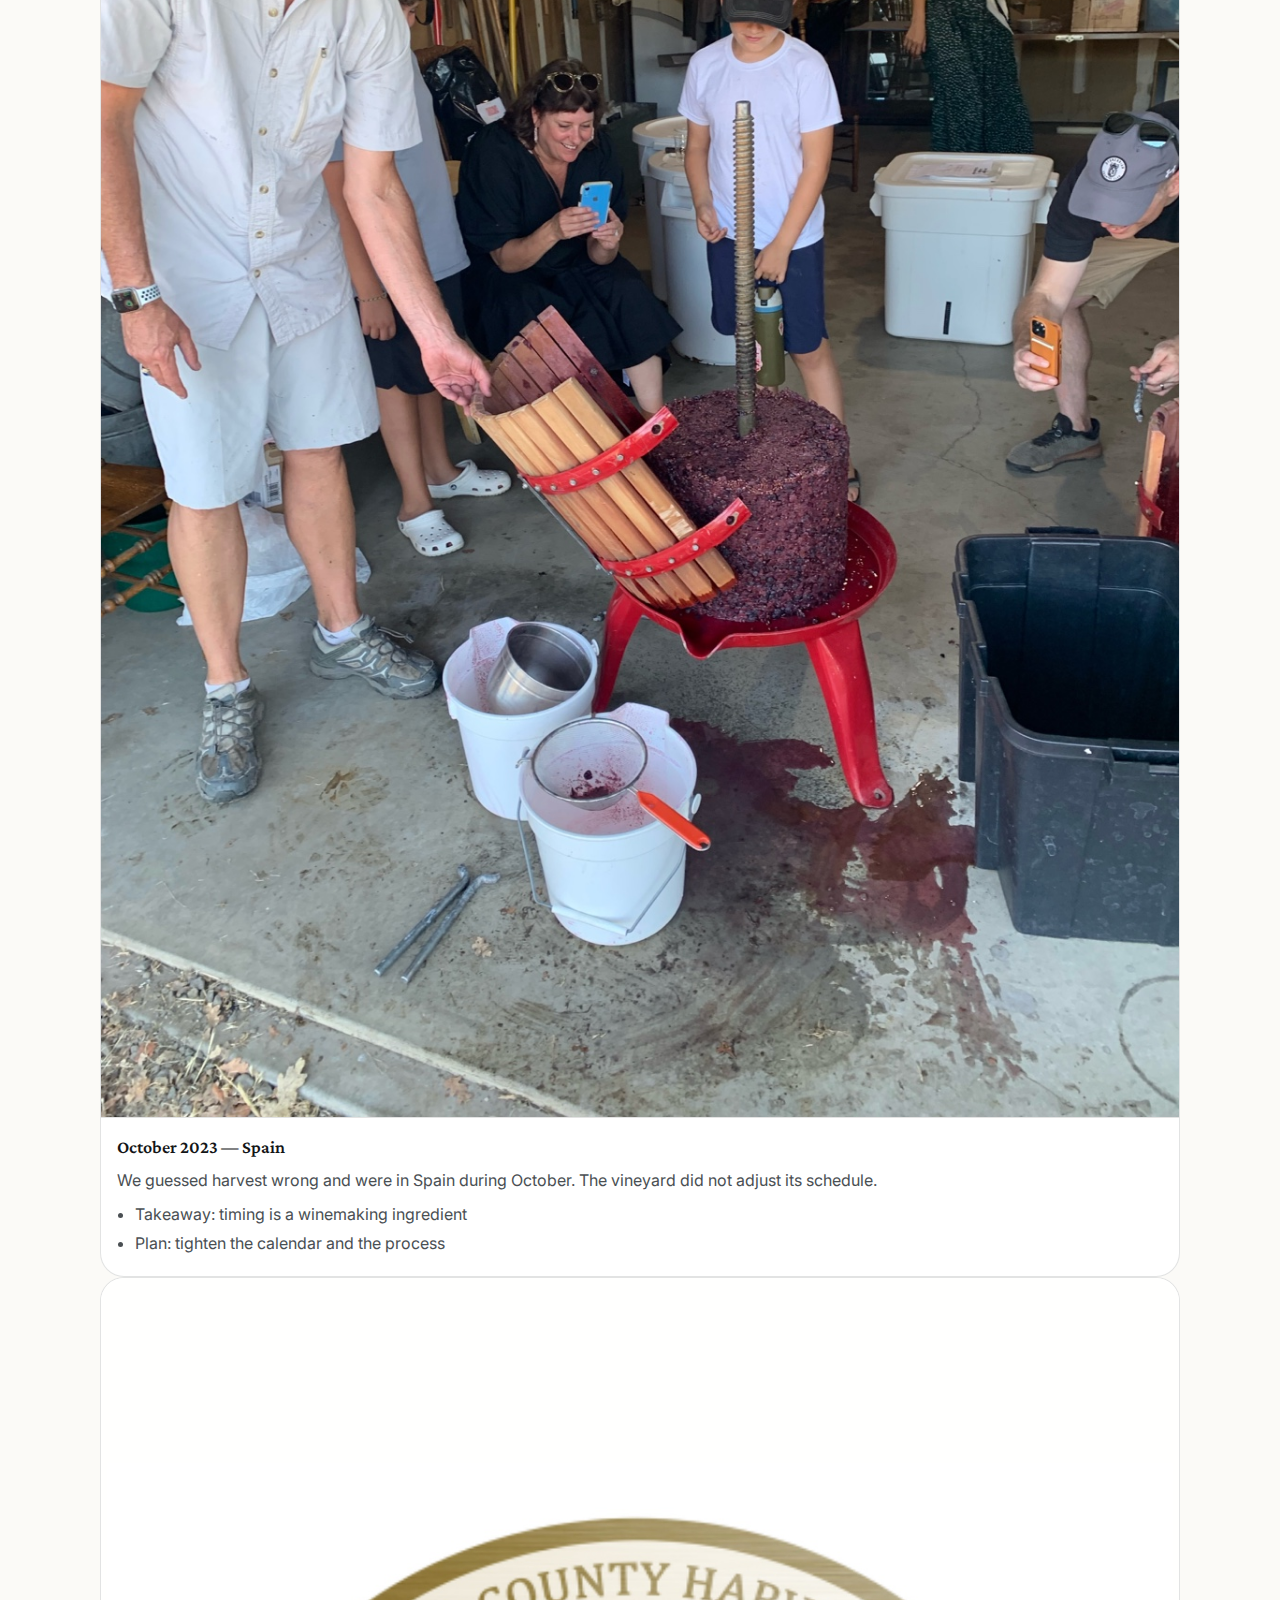
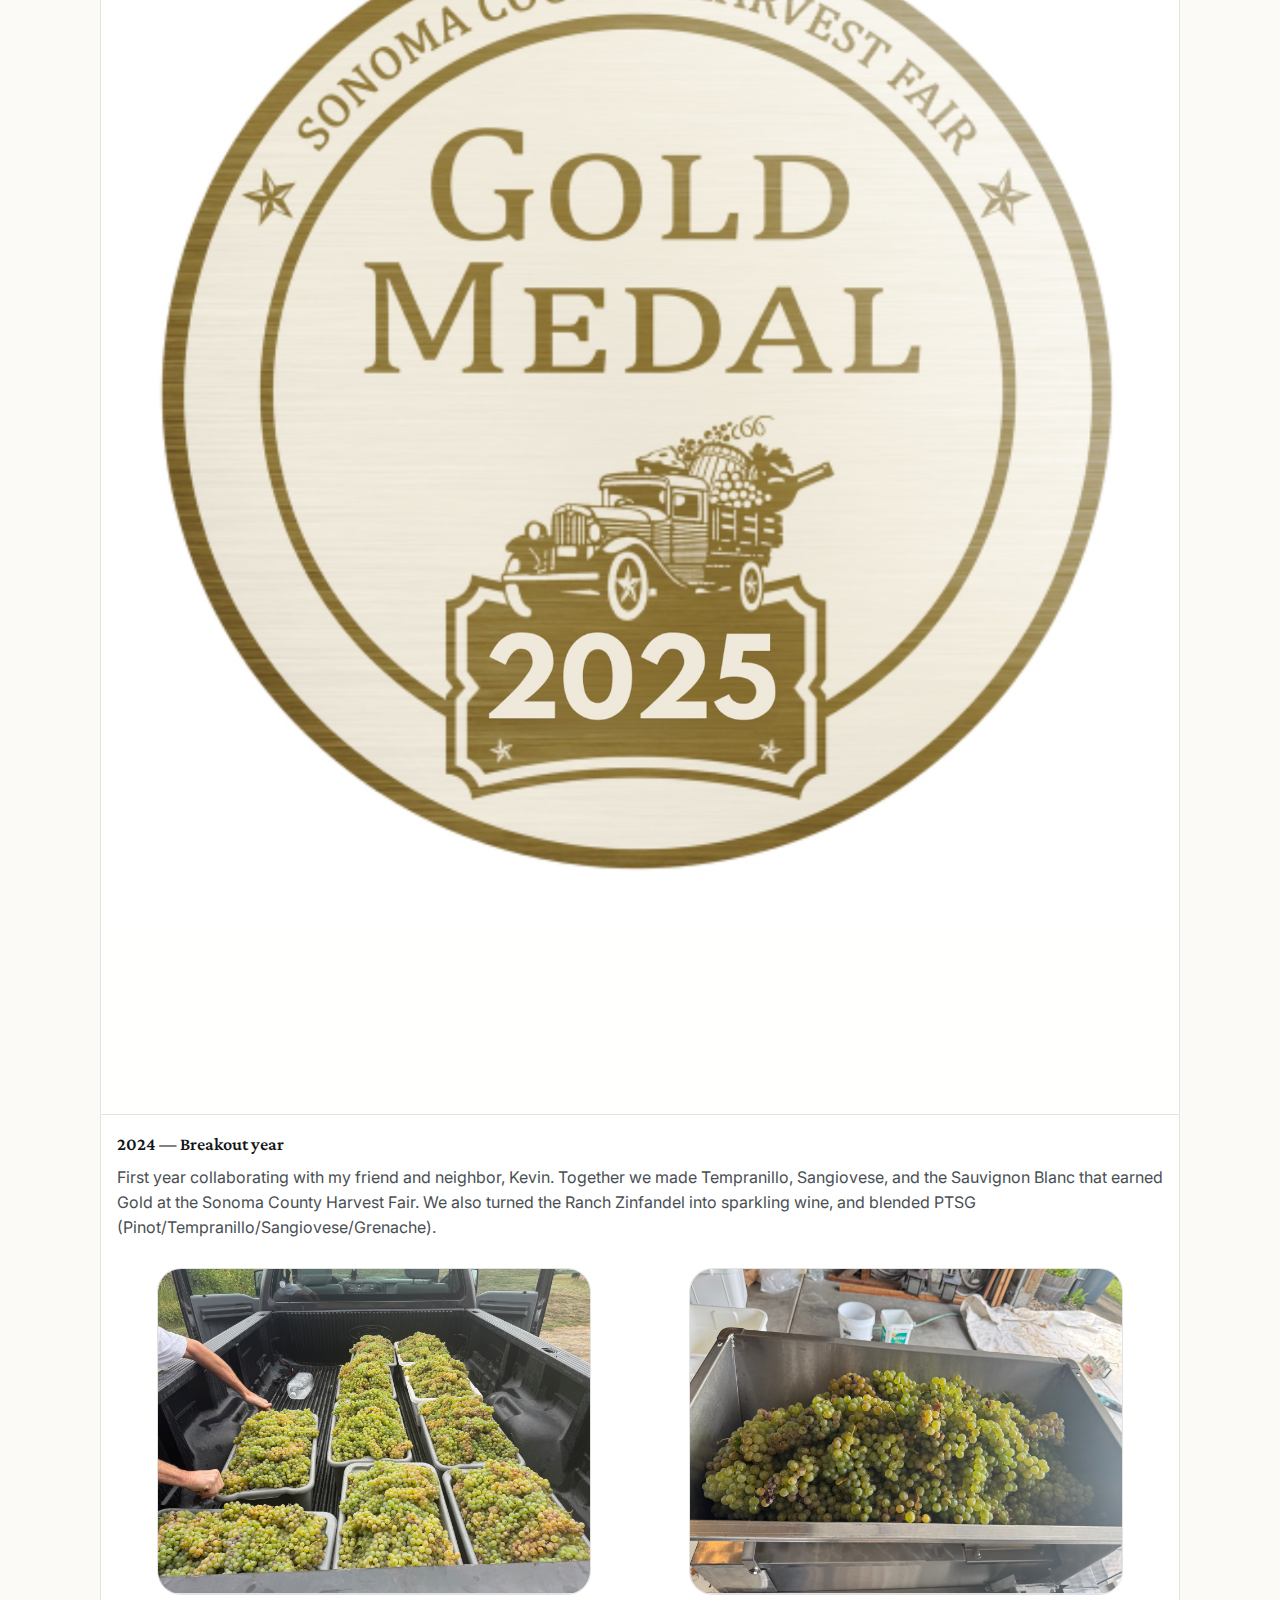
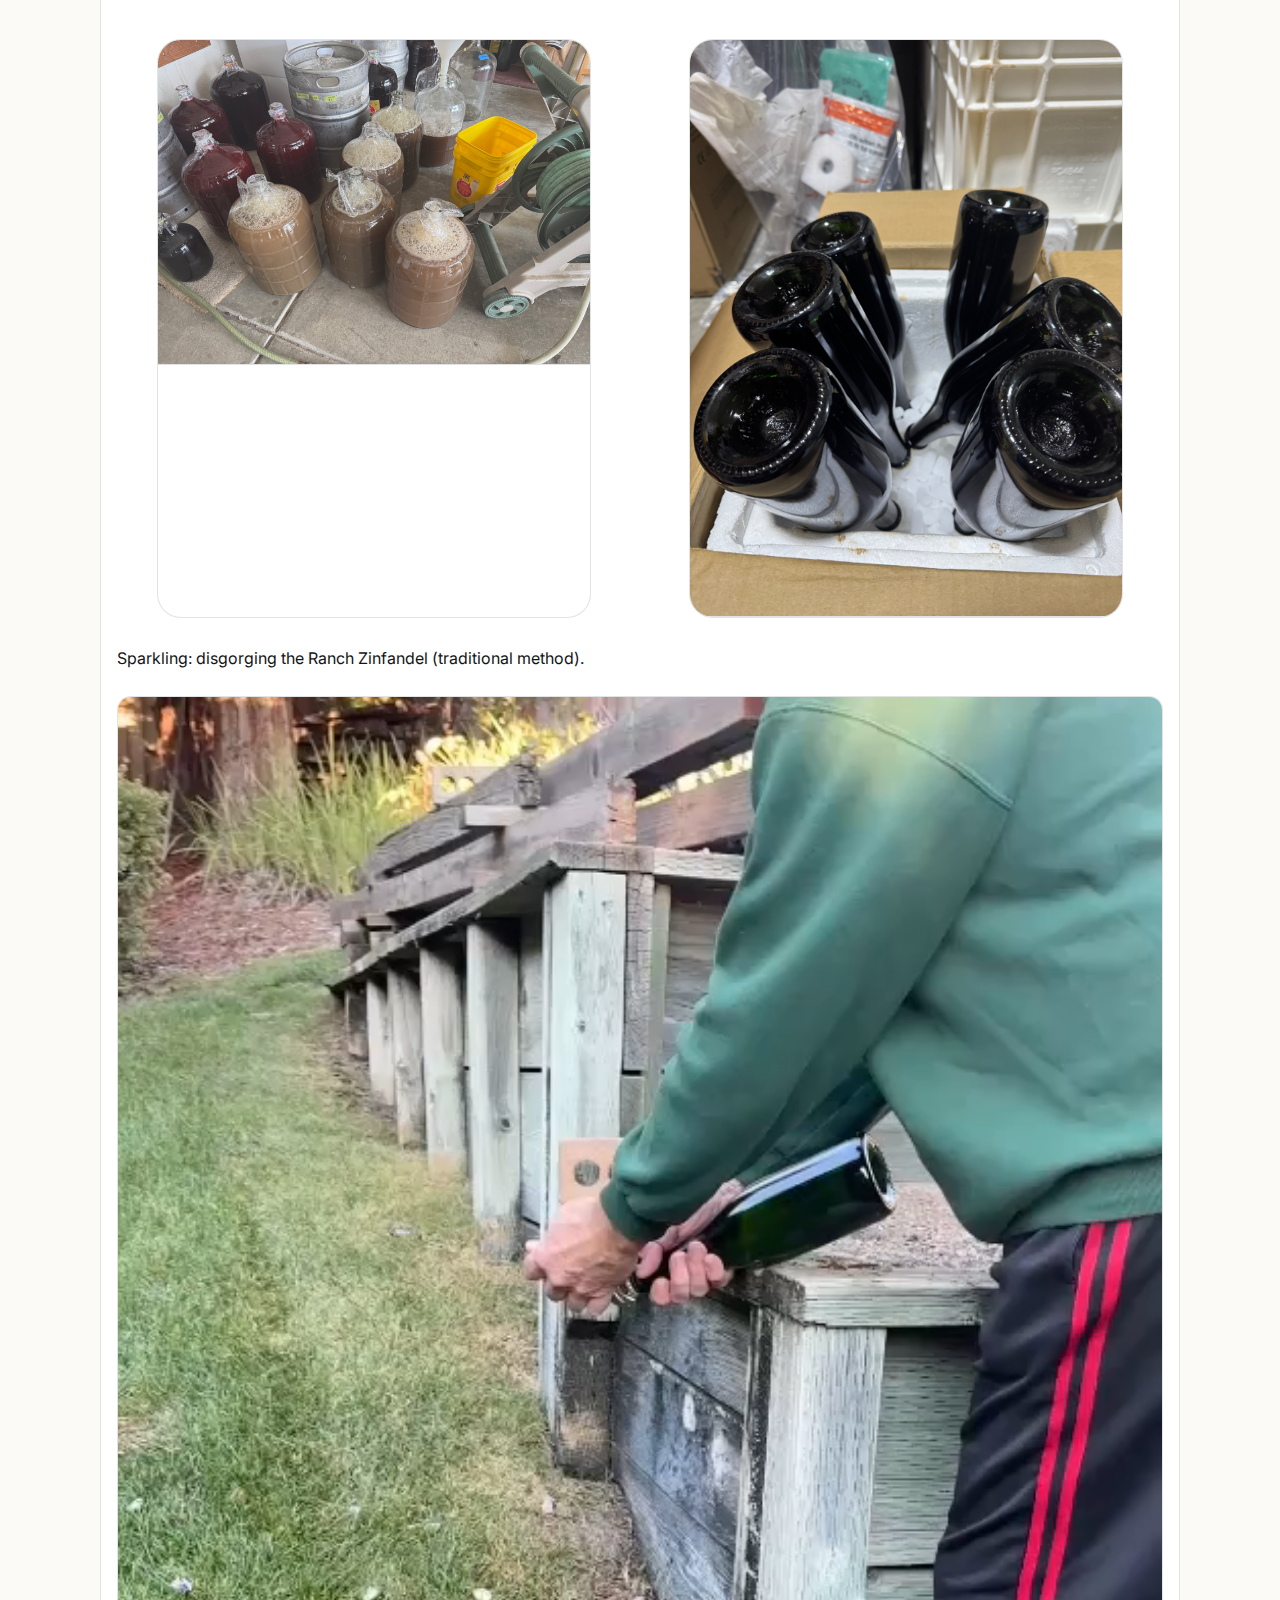
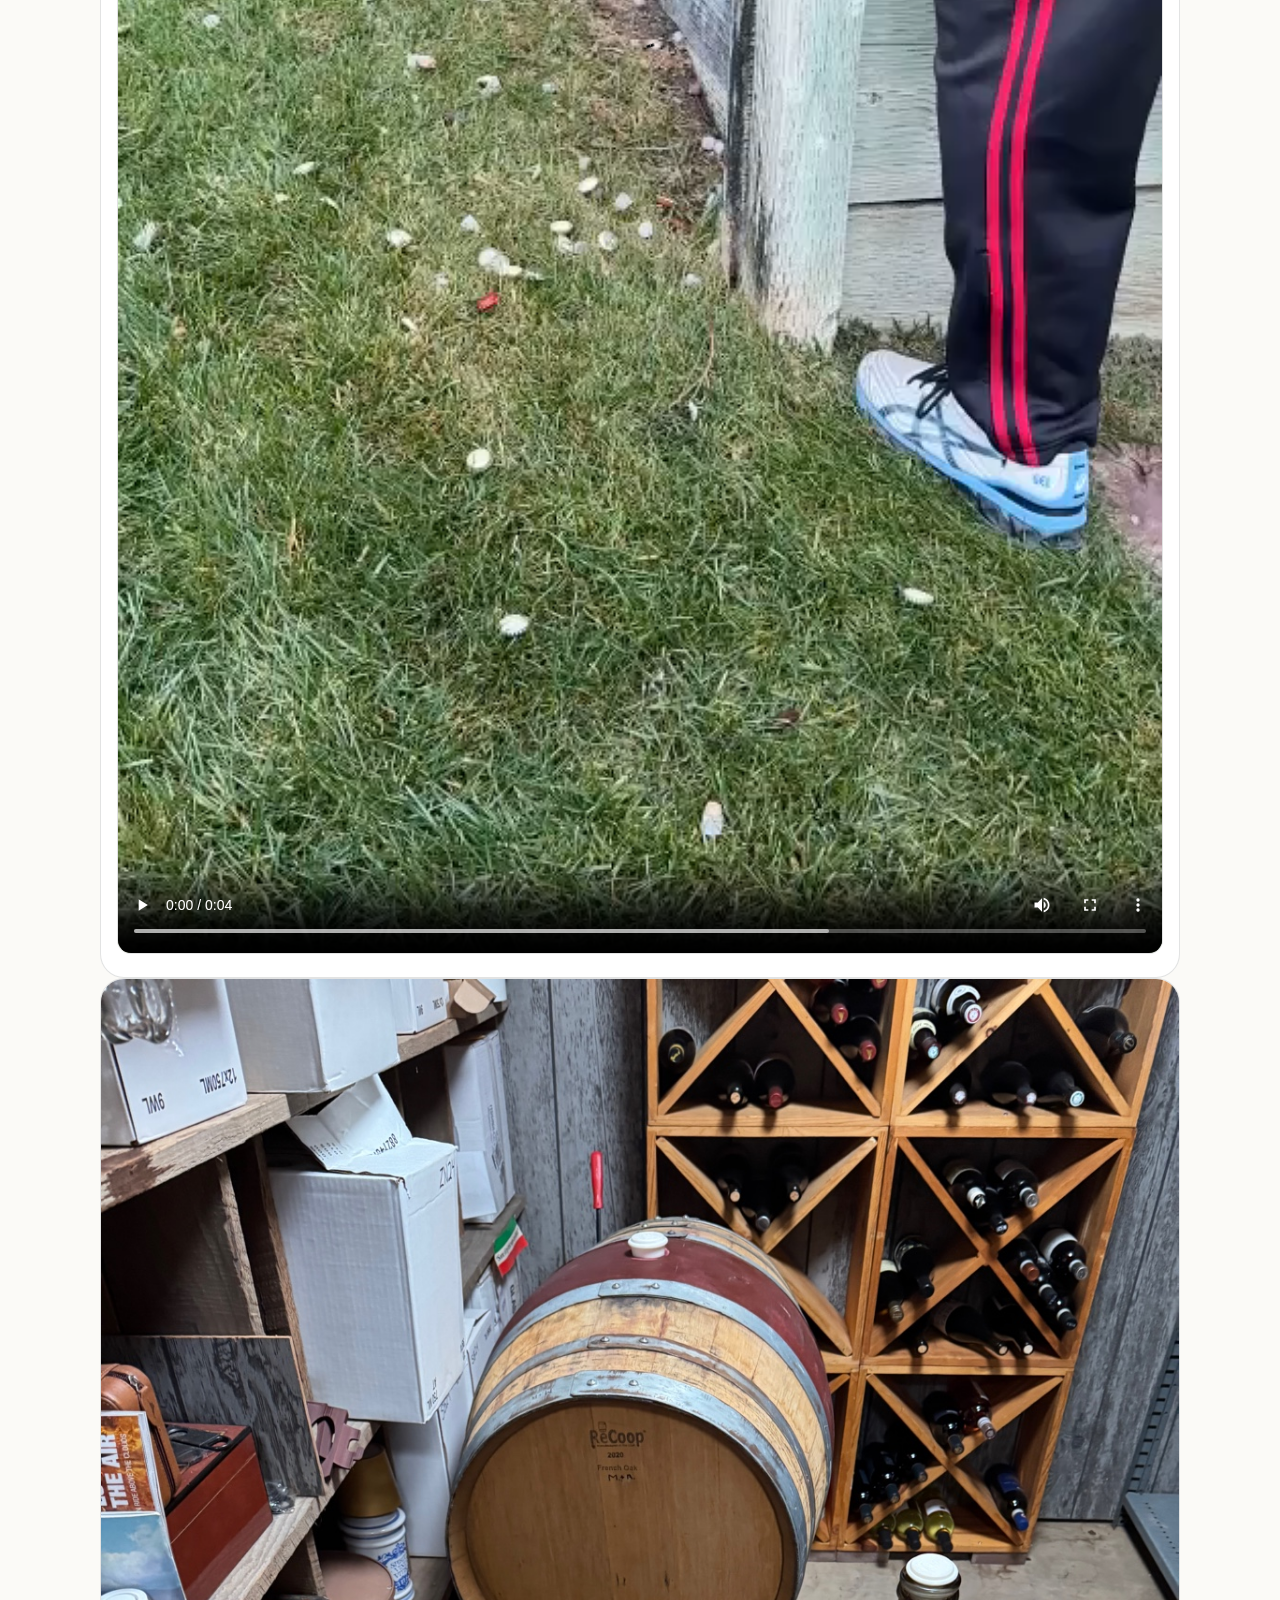
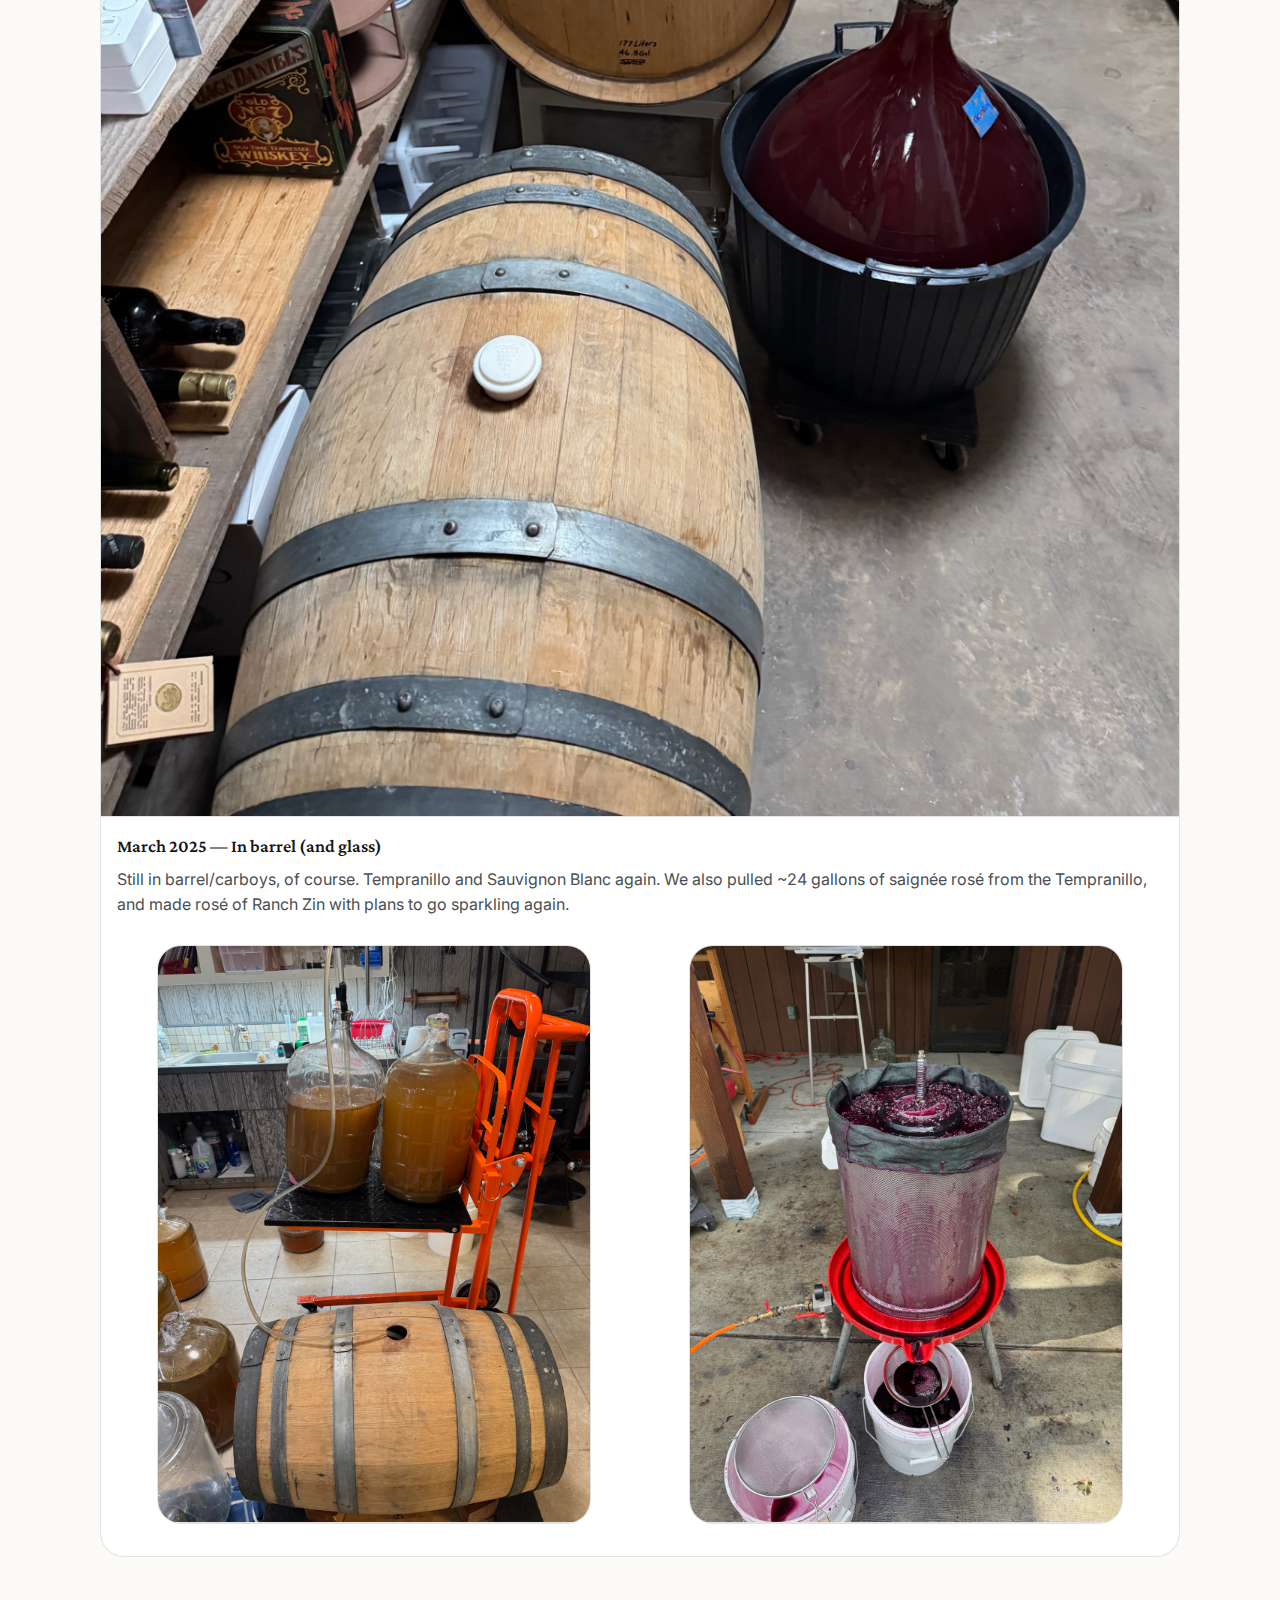
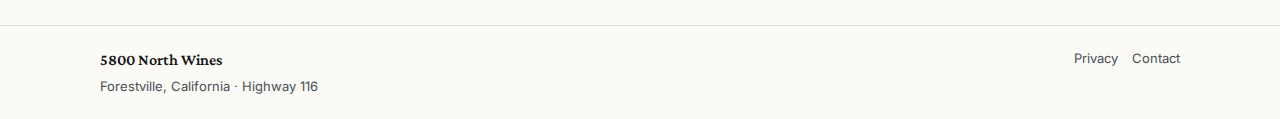
<file: vintages/index.html>
<!doctype html>
<html lang="en">
<head>
<title>Vintages · 5800 North Wines</title>
<meta name="description" content="Vintage notes and small-lot highlights by year.">
<meta charset="utf-8" />
<meta name="viewport" content="width=device-width, initial-scale=1" />
<meta name="color-scheme" content="light dark" />
<base href="/">
<script>(function(){try{var b=document.querySelector("base");if(!b)return;var host=location.hostname||"";if(host.endsWith("github.io")){var seg=(location.pathname||"/").split("/").filter(Boolean)[0];if(seg){b.setAttribute("href","/"+seg+"/");}}}catch(e){}})();</script>
<link rel="preconnect" href="https://fonts.googleapis.com">
<link rel="preconnect" href="https://fonts.gstatic.com" crossorigin>
<link href="https://fonts.googleapis.com/css2?family=Crimson+Pro:wght@400;500;600&family=Inter:wght@300;400;500;600&display=swap" rel="stylesheet">
<link rel="stylesheet" href="assets/css/styles.css" />
<link rel="icon" href="assets/img/favicon.svg" type="image/svg+xml">
<script defer src="assets/js/main.js"></script>

</head>
<body>
<a class="skip-link" href="#content">Skip to content</a>

<header class="site-header">
  <div class="container header-inner">
    <a class="brand" href="./">
      <span class="brand-mark" aria-hidden="true"><img src="assets/img/compass-rose.jpg" alt="" /></span>
      <span class="brand-text">
        <span class="brand-name">5800 North</span>
        <span class="brand-sub">Wines</span>
      </span>
    </a>

    <button class="nav-toggle" type="button" aria-expanded="false" aria-controls="site-nav">
      <span class="sr-only">Open menu</span>
      <span aria-hidden="true" class="hamburger"></span>
    </button>

    <nav id="site-nav" class="site-nav" aria-label="Primary">
      <details class="nav-dd">
        <summary>Vintages</summary>
        <div class="dd-menu">
          <a href="vintages/#v2021">2021</a>
          <a href="vintages/#v2022">2022</a>
          <a href="vintages/#v2023">2023</a>
          <a href="vintages/#v2024">2024</a>
          <a href="vintages/#v2025">2025</a>
          <a class="dd-all" href="vintages/">All vintages →</a>
        </div>
      </details>
      <a href="gallery/">Gallery</a>
    </nav>
  </div>
</header>

<main id="content">
<section class="hero"><div class="container">
  <div class="kicker">Vintages</div>
  <h1 class="h1">Season by season.</h1>
  <p class="lede">A running log—what we made, what we learned, and what’s still quietly becoming wine.</p>
</div></section>

<section class="section"><div class="container stack">

  <article id="v2021" class="entry card">
    <div class="card-media"><img src="assets/img/harvest-2021-alicia-picking.jpg" alt="First harvest on the Ranch, 2021"></div>
    <div class="card-body">
      <h2 class="card-title">October 2021 — First harvest</h2>
      <p class="card-text">On a wine tour in Alba, Alicia and I got the dangerous idea that we should try making our own wine from the Ranch Zinfandel. We came home, bought a crusher, and learned fast.</p>
      <div class="grid-2" style="margin-top:12px">
        <figure class="mini card">
          <div class="card-media"><img src="assets/img/harvest-2021-crusher-on-cart.jpg" alt="Early equipment: crusher on a cart"></div>
        </figure>
        <div class="mini">
          <ul class="bullets">
            <li>Fruit: Ranch Zinfandel</li>
            <li>Scale: small lot, big learning curve</li>
            <li>Theme: curiosity → commitment</li>
          </ul>
        </div>
      </div>
    </div>
  </article>

  <article id="v2022" class="entry card">
    <div class="card-media"><img src="assets/img/harvest-party-2022-barrel-stomp.jpg" alt="Harvest party, 2022"></div>
    <div class="card-body">
      <h2 class="card-title">October 2022 — Harvest Party</h2>
      <p class="card-text">We tried to get fancy and hosted a harvest party. The fruit was a bit uneven. The party was not.</p>
      <div class="grid-2" style="margin-top:12px">
        <figure class="mini card">
          <div class="card-media"><img src="assets/img/harvest-party-2022-crush-under-canopy.jpg" alt="Crush under a canopy, 2022"></div>
        </figure>
        <div class="mini">
          <ul class="bullets">
            <li>More Ranch Zinfandel</li>
            <li>More hands (and opinions)</li>
            <li>More lessons than expected</li>
          </ul>
        </div>
      </div>
    </div>
  </article>

  <article id="v2023" class="entry card">
    <div class="card-media"><img src="assets/img/pressing-bin.jpg" alt="Pressing and work in progress"></div>
    <div class="card-body">
      <h2 class="card-title">October 2023 — Spain</h2>
      <p class="card-text">We guessed harvest wrong and were in Spain during October. The vineyard did not adjust its schedule.</p>
      <ul class="bullets" style="margin-top:10px">
        <li>Takeaway: timing is a winemaking ingredient</li>
        <li>Plan: tighten the calendar and the process</li>
      </ul>
    </div>
  </article>

  <article id="v2024" class="entry card">
    <div class="card-media portrait"><img src="assets/img/bottle-gold-medal.jpg" alt="2024 Sauvignon Blanc with Sonoma County Harvest Fair Gold Medal"></div>
    <div class="card-body">
      <h2 class="card-title">2024 — Breakout year</h2>
      <p class="card-text">First year collaborating with my friend and neighbor, Kevin. Together we made Tempranillo, Sangiovese, and the Sauvignon Blanc that earned Gold at the Sonoma County Harvest Fair. We also turned the Ranch Zinfandel into sparkling wine, and blended PTSG (Pinot/Tempranillo/Sangiovese/Grenache).</p>

      <div class="grid-2" style="margin-top:12px">
        <figure class="mini card">
          <div class="card-media"><img src="assets/img/sauv-blanc-2024-truckbed.jpg" alt="Sauvignon Blanc harvest in bins"></div>
        </figure>
        <figure class="mini card">
          <div class="card-media"><img src="assets/img/sauv-blanc-2024-crusher.jpg" alt="Sauvignon Blanc in the crusher"></div>
        </figure>
      </div>

      <div class="grid-2" style="margin-top:12px">
        <figure class="mini card">
          <div class="card-media"><img src="assets/img/sauv-blanc-2024-fermenting-carboys.jpg" alt="Fermenting Sauvignon Blanc"></div>
        </figure>
        <figure class="mini card">
          <div class="card-media"><img src="assets/img/disgorging-sparkling-zin.jpg" alt="Disgorging sparkling Ranch Zinfandel"></div>
        </figure>
      </div>

      <p class="note" style="margin-top:12px">Sparkling: disgorging the Ranch Zinfandel (traditional method).</p>
      <video class="video" controls preload="metadata" style="margin-top:10px">
        <source src="assets/img/disgorging-sparkling-zin.mp4" type="video/mp4">
      </video>
    </div>
  </article>

  <article id="v2025" class="entry card">
    <div class="card-media"><img src="assets/img/cellar-2025-barrels-demijohn.jpg" alt="2025 wines aging: barrels and demijohn"></div>
    <div class="card-body">
      <h2 class="card-title">March 2025 — In barrel (and glass)</h2>
      <p class="card-text">Still in barrel/carboys, of course. Tempranillo and Sauvignon Blanc again. We also pulled ~24 gallons of saignée rosé from the Tempranillo, and made rosé of Ranch Zin with plans to go sparkling again.</p>
      <div class="grid-2" style="margin-top:12px">
        <figure class="mini card">
          <div class="card-media"><img src="assets/img/racking-to-barrel.jpg" alt="Racking to barrel"></div>
        </figure>
        <figure class="mini card">
          <div class="card-media"><img src="assets/img/basket-press-drain.jpg" alt="Basket press draining"></div>
        </figure>
      </div>
    </div>
  </article>

</div></section>
</main>

<footer class="site-footer">
  <div class="container footer-inner">
    <div>
      <div class="footer-brand">5800 North Wines</div>
      <div class="footer-muted">Forestville, California · Highway 116</div>
    </div>
    <div class="footer-links">
      <a href="privacy/">Privacy</a>
      <a href="contact/">Contact</a>
    </div>
  </div>
</footer>

</body>
</html>
</file>
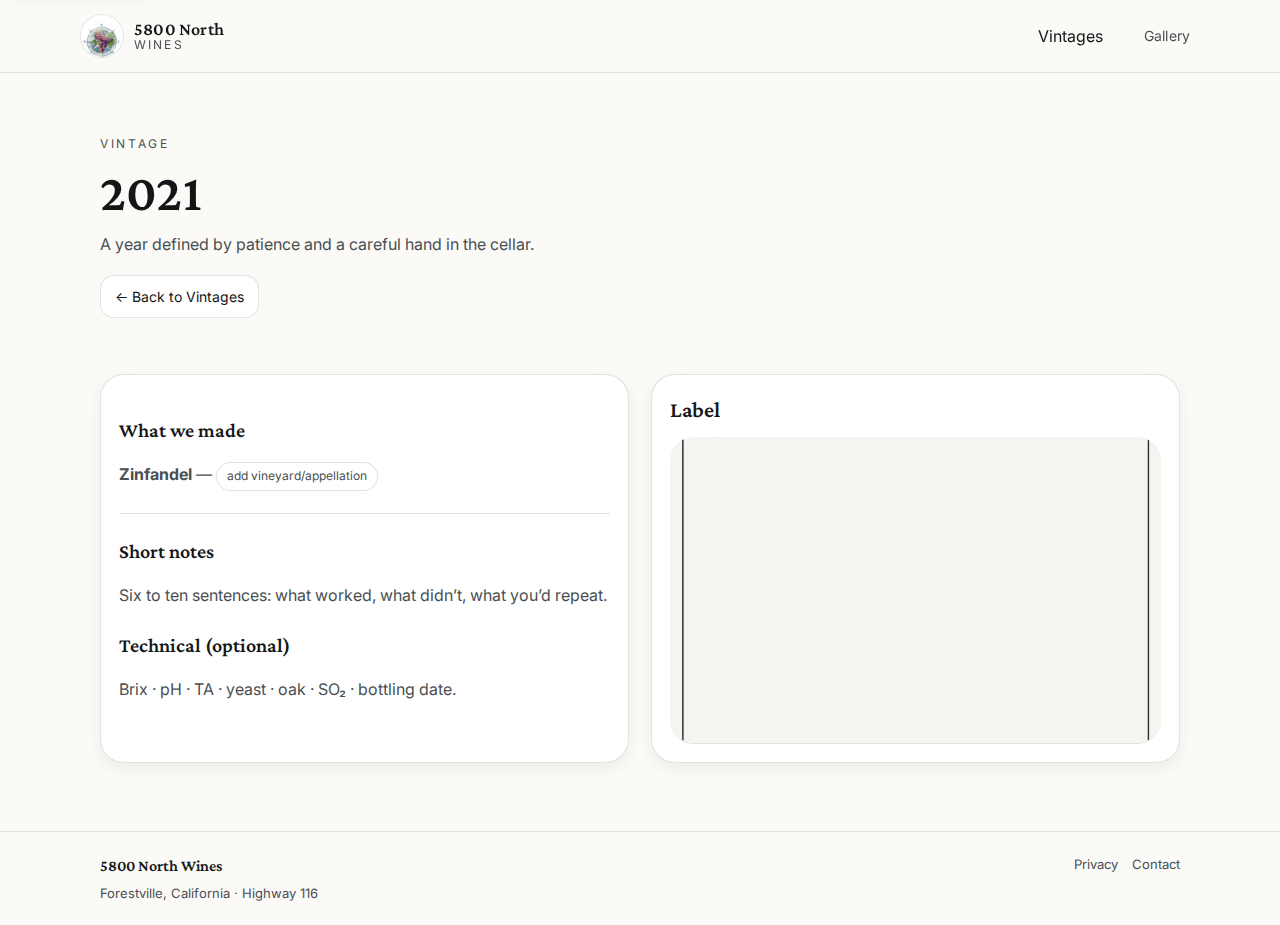
<file: vintages/2021/index.html>
<!doctype html>
<html lang="en">
<head>
<title>2021 · 5800 North Wines</title>
<meta name="description" content="Vintage notes for 2021.">
<meta charset="utf-8" />
<meta name="viewport" content="width=device-width, initial-scale=1" />
<meta name="color-scheme" content="light dark" />
<base href="/">
<script>(function(){try{var b=document.querySelector("base");if(!b)return;var host=location.hostname||"";if(host.endsWith("github.io")){var seg=(location.pathname||"/").split("/").filter(Boolean)[0];if(seg){b.setAttribute("href","/"+seg+"/");}}}catch(e){}})();</script>
<link rel="preconnect" href="https://fonts.googleapis.com">
<link rel="preconnect" href="https://fonts.gstatic.com" crossorigin>
<link href="https://fonts.googleapis.com/css2?family=Crimson+Pro:wght@400;500;600&family=Inter:wght@300;400;500;600&display=swap" rel="stylesheet">
<link rel="stylesheet" href="assets/css/styles.css" />
<link rel="icon" href="assets/img/favicon.svg" type="image/svg+xml">
<script defer src="assets/js/main.js"></script>

</head>
<body>
<a class="skip-link" href="#content">Skip to content</a>

<header class="site-header">
  <div class="container header-inner">
    <a class="brand" href="./">
      <span class="brand-mark" aria-hidden="true"><img src="assets/img/compass-rose.jpg" alt="" /></span>
      <span class="brand-text">
        <span class="brand-name">5800 North</span>
        <span class="brand-sub">Wines</span>
      </span>
    </a>

    <button class="nav-toggle" type="button" aria-expanded="false" aria-controls="site-nav">
      <span class="sr-only">Open menu</span>
      <span aria-hidden="true" class="hamburger"></span>
    </button>

    <nav id="site-nav" class="site-nav" aria-label="Primary">
      <details class="nav-dd">
        <summary>Vintages</summary>
        <div class="dd-menu">
          <a href="vintages/#v2021">2021</a>
          <a href="vintages/#v2022">2022</a>
          <a href="vintages/#v2023">2023</a>
          <a href="vintages/#v2024">2024</a>
          <a href="vintages/#v2025">2025</a>
          <a class="dd-all" href="vintages/">All vintages →</a>
        </div>
      </details>
      <a href="gallery/">Gallery</a>
    </nav>
  </div>
</header>

<main id="content">
<section class="hero"><div class="container">
<div class="kicker">Vintage</div><h1 class="h1">2021</h1>
<p class="lede">A year defined by patience and a careful hand in the cellar.</p>
<div class="actions"><a class="btn" href="vintages/">← Back to Vintages</a></div>
</div></section>
<section class="section"><div class="container split">
<div class="panel prose">
<h2>What we made</h2><p><strong>Zinfandel</strong> — <span class="badge">add vineyard/appellation</span></p>
<hr class="hr"><h2>Short notes</h2><p>Six to ten sentences: what worked, what didn’t, what you’d repeat.</p>
<h2>Technical (optional)</h2><p>Brix · pH · TA · yeast · oak · SO₂ · bottling date.</p>
</div>
<div class="panel"><h2 class="section-title" style="margin-top:0">Label</h2>
<div class="card-media" style="border-radius:var(--radius-lg);overflow:hidden;"><img src="assets/img/placeholder-4.jpg" alt="Label placeholder"></div>
</div>
</div></section>
</main>

<footer class="site-footer">
  <div class="container footer-inner">
    <div>
      <div class="footer-brand">5800 North Wines</div>
      <div class="footer-muted">Forestville, California · Highway 116</div>
    </div>
    <div class="footer-links">
      <a href="privacy/">Privacy</a>
      <a href="contact/">Contact</a>
    </div>
  </div>
</footer>

</body>
</html>
</file>
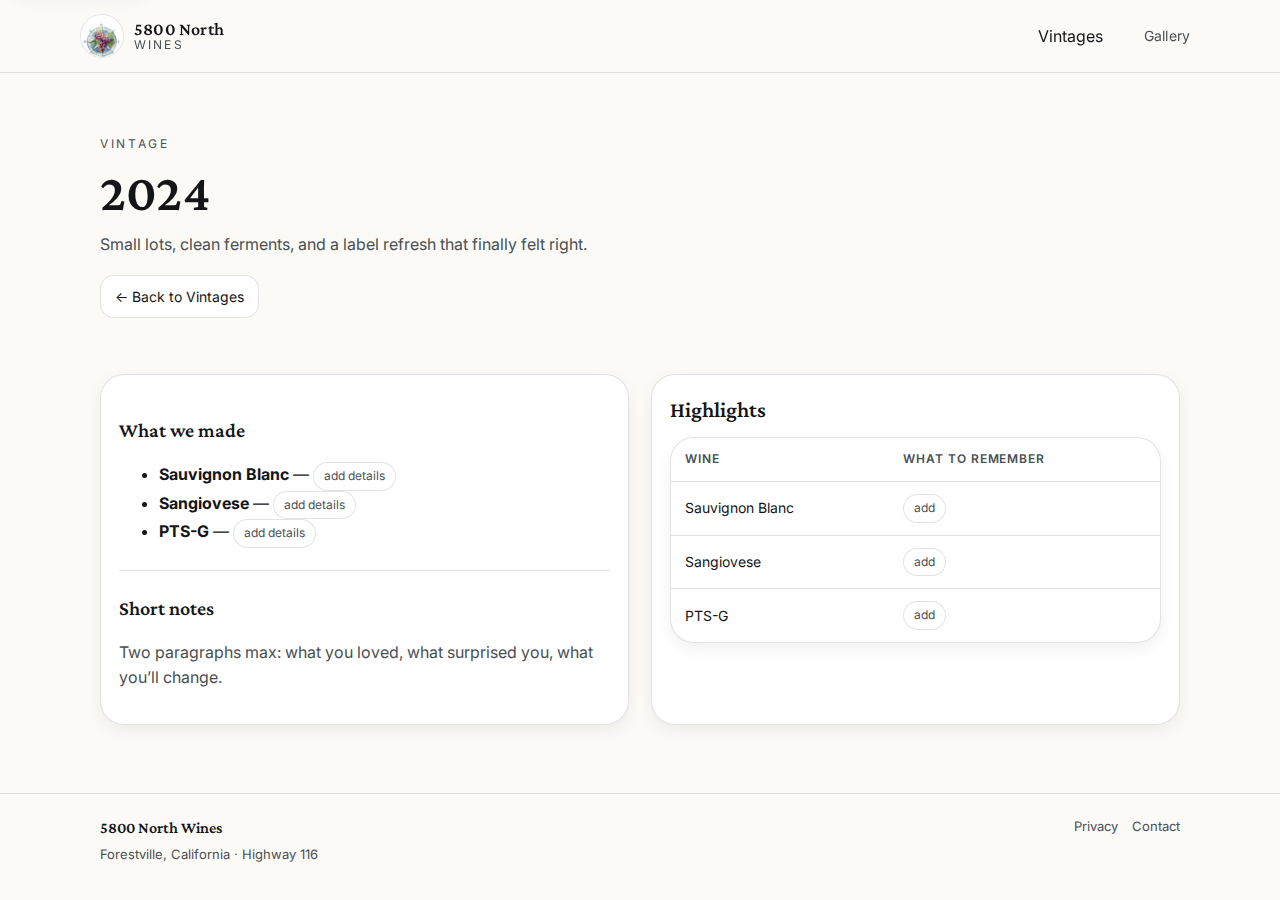
<file: vintages/2024/index.html>
<!doctype html>
<html lang="en">
<head>
<title>2024 · 5800 North Wines</title>
<meta name="description" content="Vintage notes for 2024.">
<meta charset="utf-8" />
<meta name="viewport" content="width=device-width, initial-scale=1" />
<meta name="color-scheme" content="light dark" />
<base href="/">
<script>(function(){try{var b=document.querySelector("base");if(!b)return;var host=location.hostname||"";if(host.endsWith("github.io")){var seg=(location.pathname||"/").split("/").filter(Boolean)[0];if(seg){b.setAttribute("href","/"+seg+"/");}}}catch(e){}})();</script>
<link rel="preconnect" href="https://fonts.googleapis.com">
<link rel="preconnect" href="https://fonts.gstatic.com" crossorigin>
<link href="https://fonts.googleapis.com/css2?family=Crimson+Pro:wght@400;500;600&family=Inter:wght@300;400;500;600&display=swap" rel="stylesheet">
<link rel="stylesheet" href="assets/css/styles.css" />
<link rel="icon" href="assets/img/favicon.svg" type="image/svg+xml">
<script defer src="assets/js/main.js"></script>

</head>
<body>
<a class="skip-link" href="#content">Skip to content</a>

<header class="site-header">
  <div class="container header-inner">
    <a class="brand" href="./">
      <span class="brand-mark" aria-hidden="true"><img src="assets/img/compass-rose.jpg" alt="" /></span>
      <span class="brand-text">
        <span class="brand-name">5800 North</span>
        <span class="brand-sub">Wines</span>
      </span>
    </a>

    <button class="nav-toggle" type="button" aria-expanded="false" aria-controls="site-nav">
      <span class="sr-only">Open menu</span>
      <span aria-hidden="true" class="hamburger"></span>
    </button>

    <nav id="site-nav" class="site-nav" aria-label="Primary">
      <details class="nav-dd">
        <summary>Vintages</summary>
        <div class="dd-menu">
          <a href="vintages/#v2021">2021</a>
          <a href="vintages/#v2022">2022</a>
          <a href="vintages/#v2023">2023</a>
          <a href="vintages/#v2024">2024</a>
          <a href="vintages/#v2025">2025</a>
          <a class="dd-all" href="vintages/">All vintages →</a>
        </div>
      </details>
      <a href="gallery/">Gallery</a>
    </nav>
  </div>
</header>

<main id="content">
<section class="hero"><div class="container">
<div class="kicker">Vintage</div><h1 class="h1">2024</h1>
<p class="lede">Small lots, clean ferments, and a label refresh that finally felt right.</p>
<div class="actions"><a class="btn" href="vintages/">← Back to Vintages</a></div>
</div></section>
<section class="section"><div class="container split">
<div class="panel prose">
<h2>What we made</h2>
<ul>
<li><strong>Sauvignon Blanc</strong> — <span class="badge">add details</span></li>
<li><strong>Sangiovese</strong> — <span class="badge">add details</span></li>
<li><strong>PTS-G</strong> — <span class="badge">add details</span></li>
</ul>
<hr class="hr"><h2>Short notes</h2><p>Two paragraphs max: what you loved, what surprised you, what you’ll change.</p>
</div>
<div class="panel">
<h2 class="section-title" style="margin-top:0">Highlights</h2>
<table class="table"><thead><tr><th>Wine</th><th>What to remember</th></tr></thead><tbody>
<tr><td>Sauvignon Blanc</td><td><span class="badge">add</span></td></tr>
<tr><td>Sangiovese</td><td><span class="badge">add</span></td></tr>
<tr><td>PTS-G</td><td><span class="badge">add</span></td></tr>
</tbody></table>
</div>
</div></section>
</main>

<footer class="site-footer">
  <div class="container footer-inner">
    <div>
      <div class="footer-brand">5800 North Wines</div>
      <div class="footer-muted">Forestville, California · Highway 116</div>
    </div>
    <div class="footer-links">
      <a href="privacy/">Privacy</a>
      <a href="contact/">Contact</a>
    </div>
  </div>
</footer>

</body>
</html>
</file>
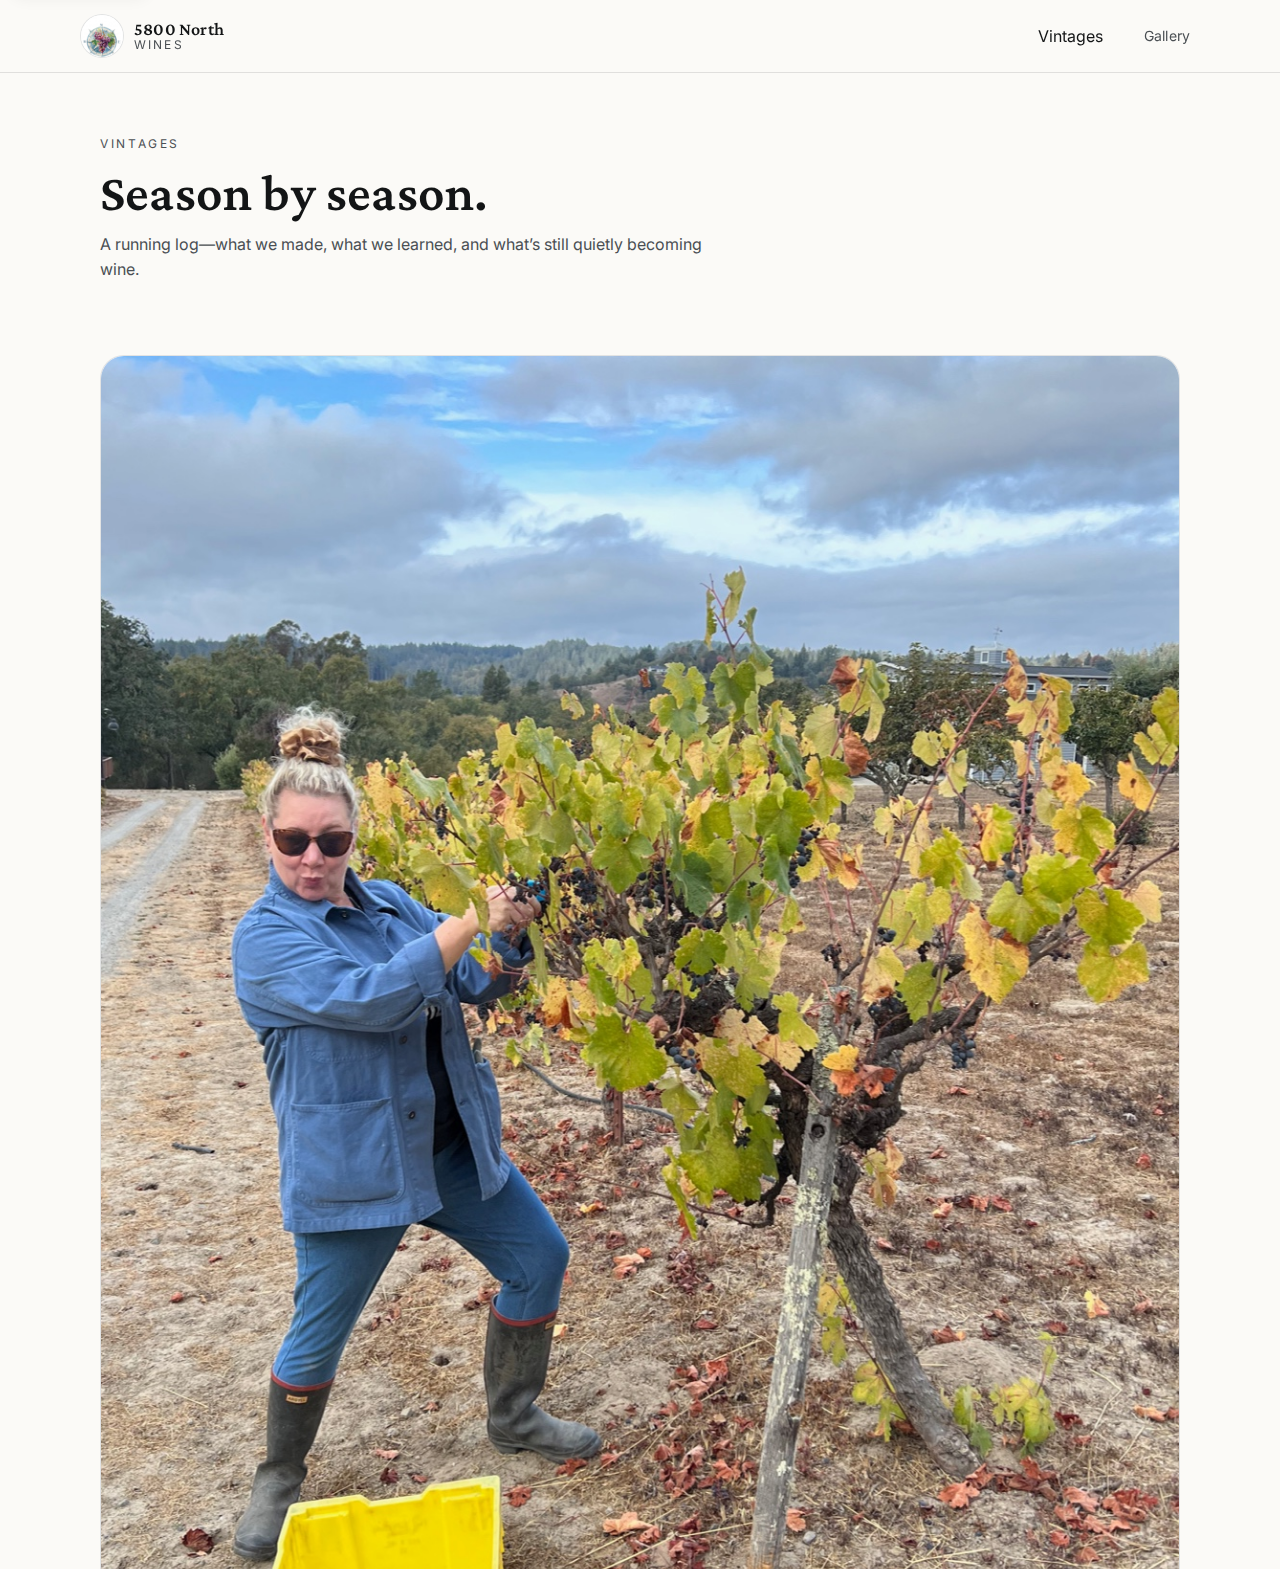
<file: the-years.html>
<!doctype html><html lang="en"><head>
<meta charset="utf-8"><meta name="viewport" content="width=device-width, initial-scale=1">
<title>Vintages · 5800 North Wines</title>
<meta http-equiv="refresh" content="0; url=vintages/">
<link rel="canonical" href="vintages/">
</head><body>
<p>Redirecting to <a href="vintages/">Vintages</a>…</p>
</body></html>
</file>
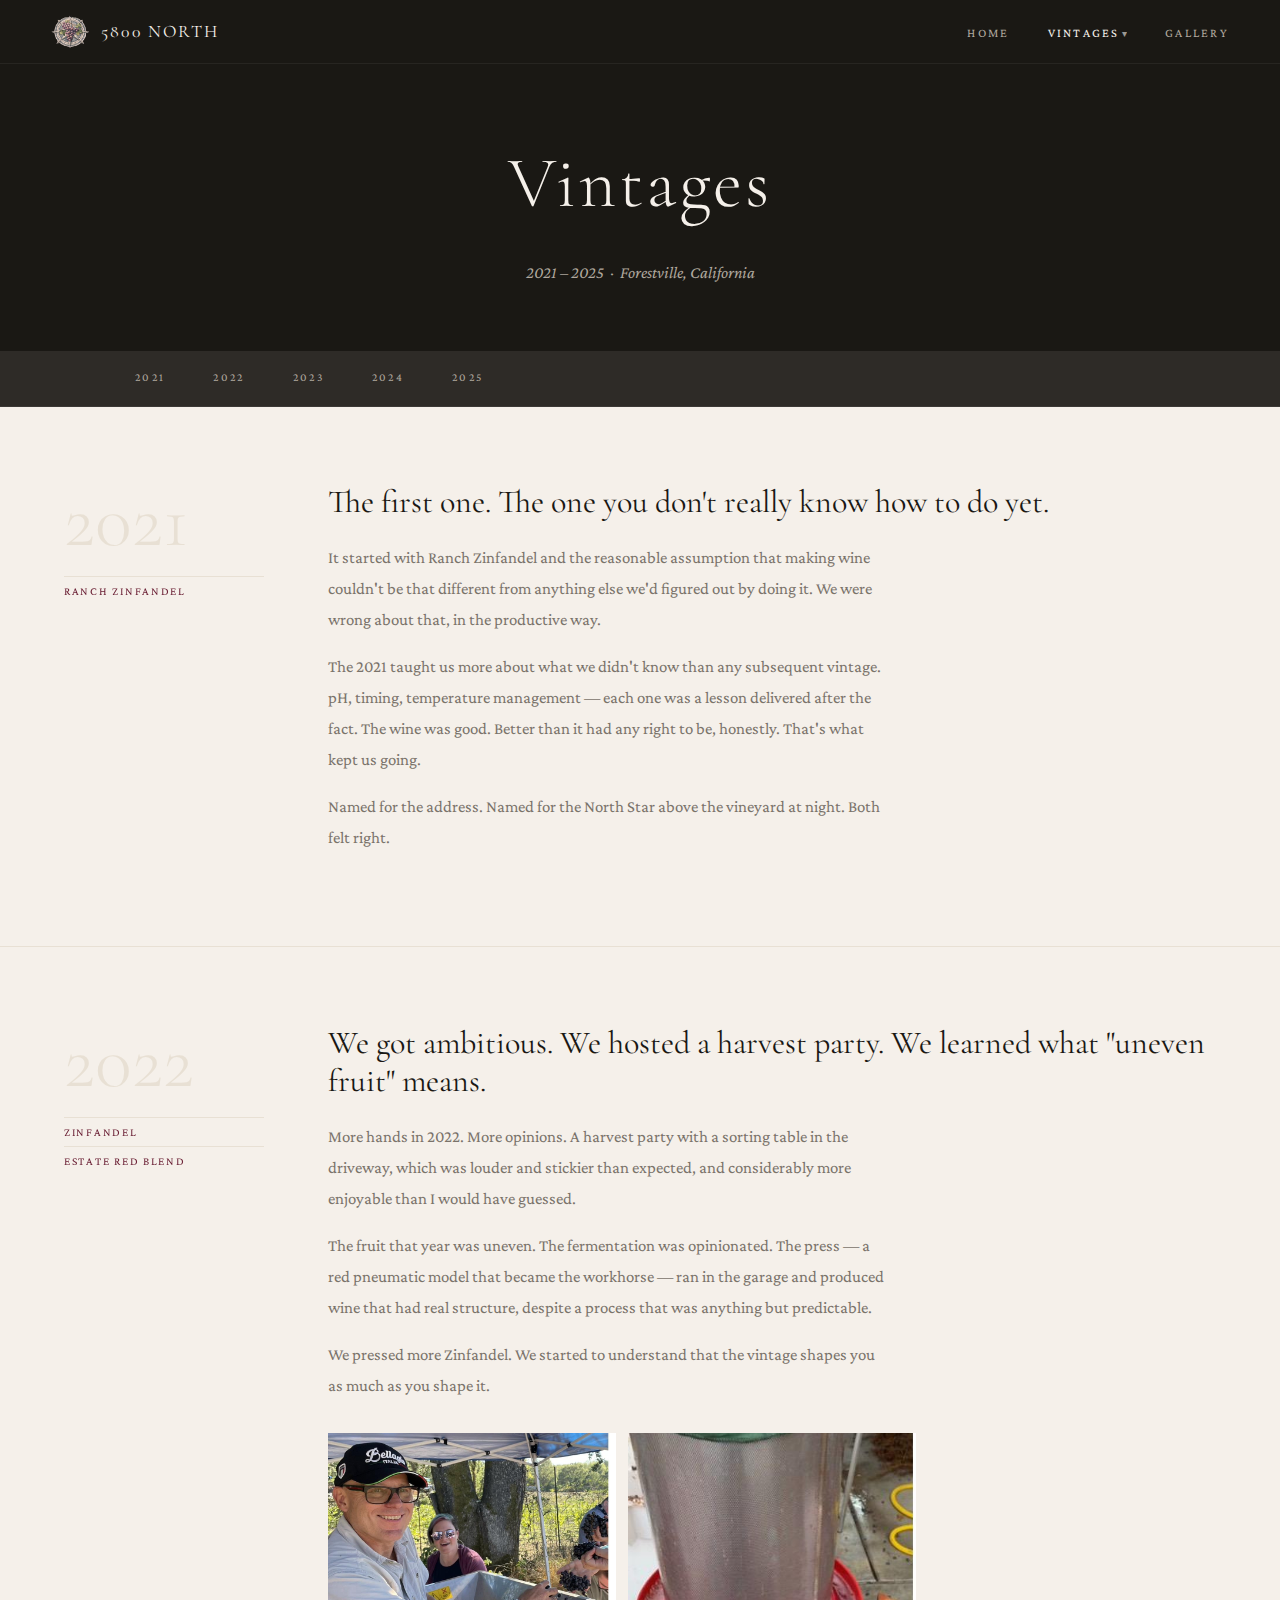
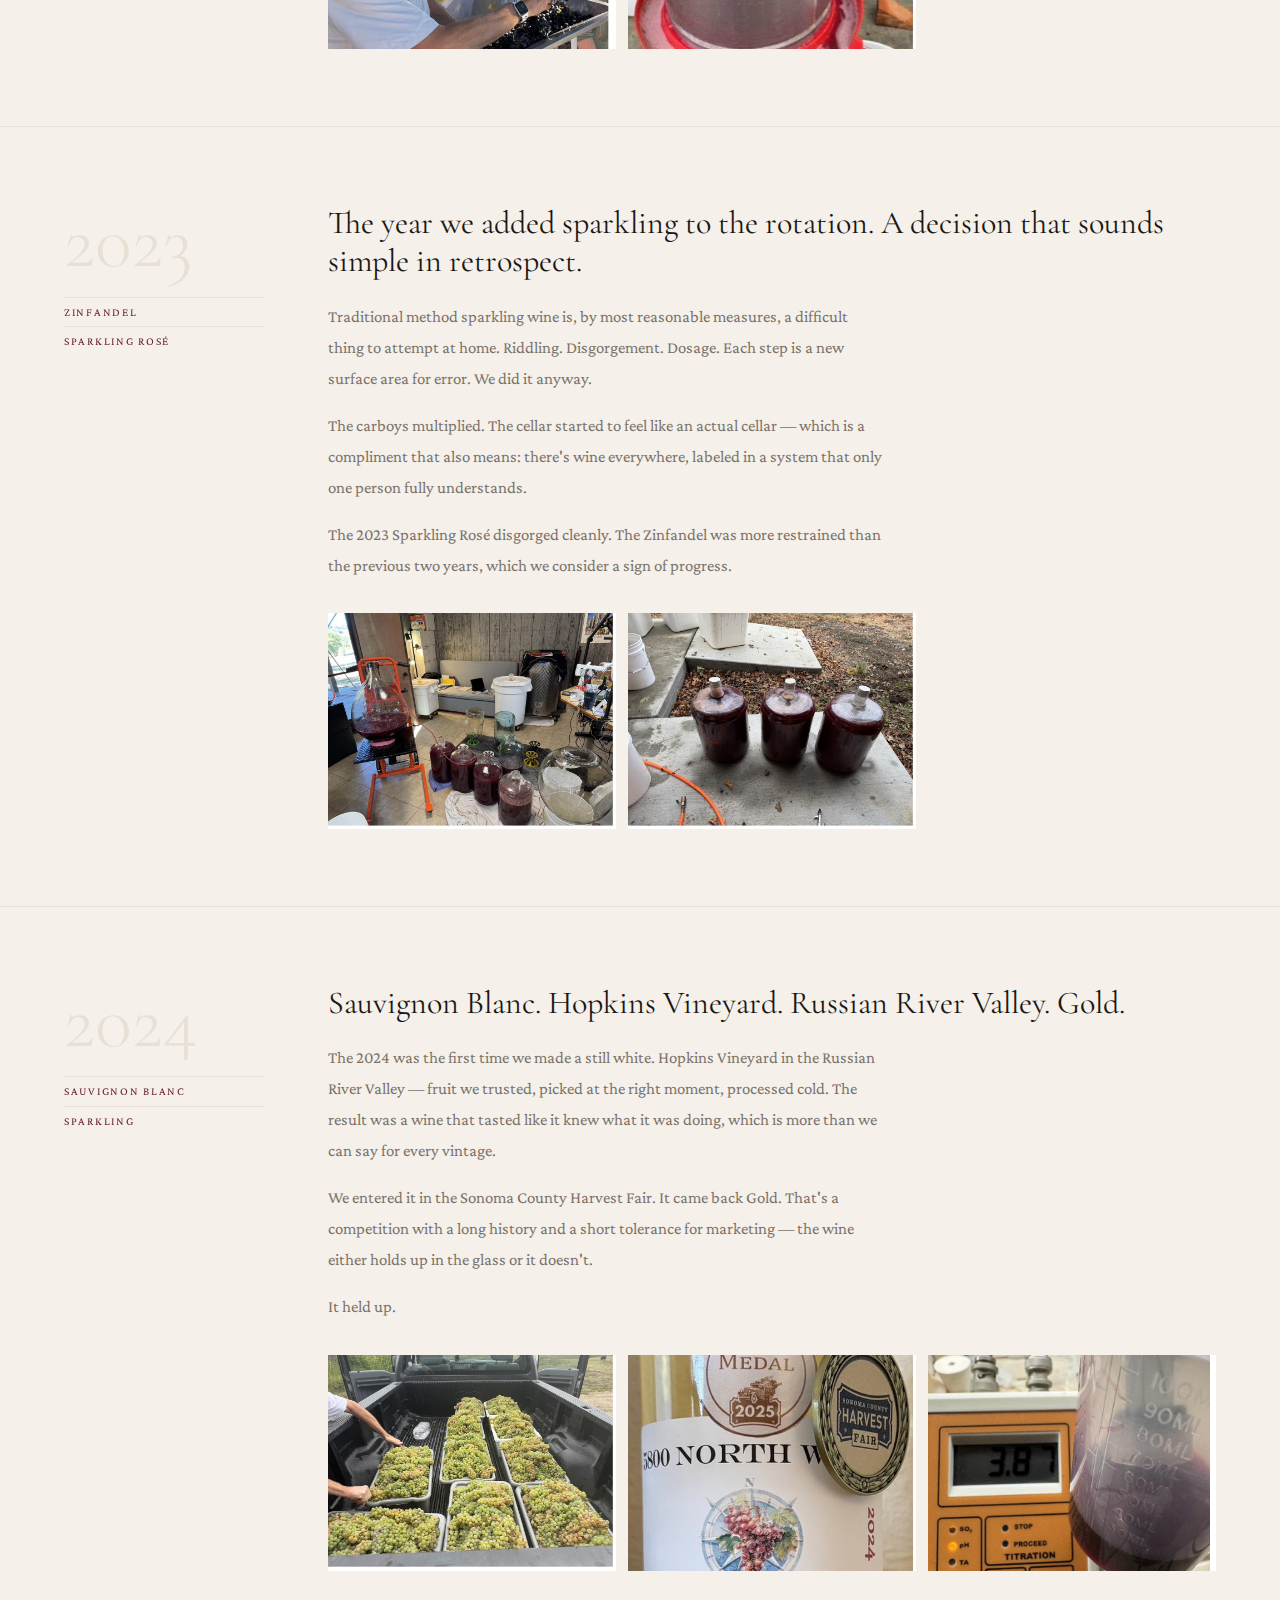
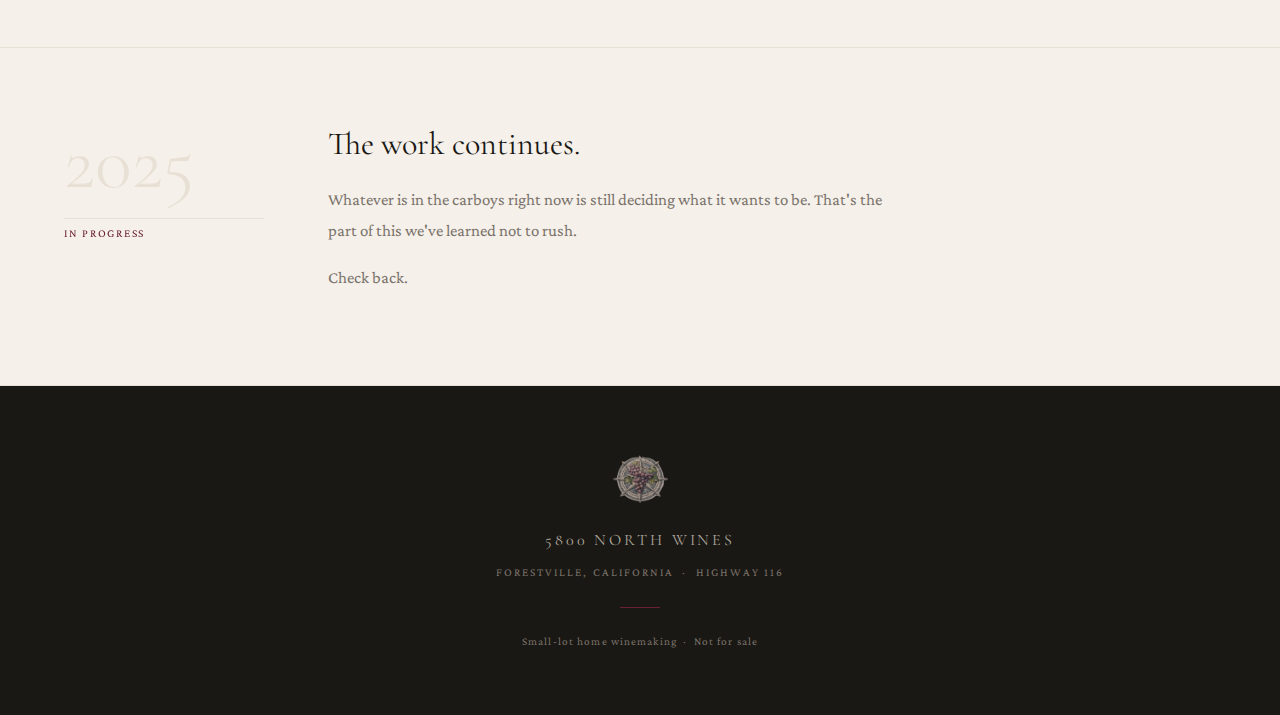
<file: vintages.html>
<!DOCTYPE html>
<html lang="en">
<head>
  <meta charset="UTF-8" />
  <meta name="viewport" content="width=device-width, initial-scale=1.0" />
  <title>Vintages — 5800 North Wines</title>
  <meta name="description" content="Five vintages of small-lot home winemaking from Forestville, California. Zinfandel, Sauvignon Blanc, sparkling wines." />
  <link rel="stylesheet" href="css/style.css" />
</head>
<body>

<!-- ============================================================
     NAV
     ============================================================ -->
<nav>
  <a href="index.html" class="nav-logo">
    <img src="img/logo.png" alt="5800 North compass rose" />
    <span class="nav-logo-text">5800 North</span>
  </a>

  <button class="nav-toggle" aria-label="Menu" onclick="this.classList.toggle('open'); document.getElementById('navLinks').classList.toggle('open')">
    <span></span><span></span><span></span>
  </button>

  <ul class="nav-links" id="navLinks">
    <li><a href="index.html">Home</a></li>
    <li class="nav-dropdown">
      <a href="vintages.html" class="active">Vintages</a>
      <ul class="dropdown-menu">
        <li><a href="#v2021">2021</a></li>
        <li><a href="#v2022">2022</a></li>
        <li><a href="#v2023">2023</a></li>
        <li><a href="#v2024">2024</a></li>
        <li><a href="#v2025">2025</a></li>
      </ul>
    </li>
    <li><a href="gallery.html">Gallery</a></li>
  </ul>
</nav>


<!-- ============================================================
     PAGE HEADER
     ============================================================ -->
<header class="page-header">
  <h1>Vintages</h1>
  <p>2021 – 2025 &nbsp;·&nbsp; Forestville, California</p>
</header>


<!-- ============================================================
     VINTAGE JUMP NAV
     ============================================================ -->
<div class="vintage-jump">
  <div class="vintage-jump-inner">
    <a href="#v2021" class="vy-link">2021</a>
    <a href="#v2022" class="vy-link">2022</a>
    <a href="#v2023" class="vy-link">2023</a>
    <a href="#v2024" class="vy-link">2024</a>
    <a href="#v2025" class="vy-link">2025</a>
  </div>
</div>


<!-- ============================================================
     2021
     ============================================================ -->
<section class="vintage-entry" id="v2021">
  <div class="vintage-entry-inner">
    <div class="vintage-year-col">
      <div class="vintage-year-num">2021</div>
      <ul class="vintage-year-wines">
        <li>Ranch Zinfandel</li>
      </ul>
    </div>
    <div class="vintage-content">
      <h2>The first one. The one you don't really know how to do yet.</h2>
      <p>
        It started with Ranch Zinfandel and the reasonable assumption that 
        making wine couldn't be that different from anything else we'd figured out by doing it.
        We were wrong about that, in the productive way.
      </p>
      <p>
        The 2021 taught us more about what we didn't know than any subsequent vintage. 
        pH, timing, temperature management — each one was a lesson delivered after the fact. 
        The wine was good. Better than it had any right to be, honestly. 
        That's what kept us going.
      </p>
      <p>
        Named for the address. Named for the North Star above the vineyard at night. 
        Both felt right.
      </p>
    </div>
  </div>
</section>


<!-- ============================================================
     2022
     ============================================================ -->
<section class="vintage-entry" id="v2022">
  <div class="vintage-entry-inner">
    <div class="vintage-year-col">
      <div class="vintage-year-num">2022</div>
      <ul class="vintage-year-wines">
        <li>Zinfandel</li>
        <li>Estate Red Blend</li>
      </ul>
    </div>
    <div class="vintage-content">
      <h2>We got ambitious. We hosted a harvest party. We learned what "uneven fruit" means.</h2>
      <p>
        More hands in 2022. More opinions. A harvest party with a sorting table 
        in the driveway, which was louder and stickier than expected, and considerably 
        more enjoyable than I would have guessed.
      </p>
      <p>
        The fruit that year was uneven. The fermentation was opinionated. 
        The press — a red pneumatic model that became the workhorse — 
        ran in the garage and produced wine that had real structure, 
        despite a process that was anything but predictable.
      </p>
      <p>
        We pressed more Zinfandel. We started to understand that the vintage 
        shapes you as much as you shape it.
      </p>
      <div class="vintage-photos">
        <img src="img/harvest-party.jpg" alt="Harvest party, sorting table, 2022" />
        <img src="img/press.jpg" alt="Red press running in the garage" />
      </div>
    </div>
  </div>
</section>


<!-- ============================================================
     2023
     ============================================================ -->
<section class="vintage-entry" id="v2023">
  <div class="vintage-entry-inner">
    <div class="vintage-year-col">
      <div class="vintage-year-num">2023</div>
      <ul class="vintage-year-wines">
        <li>Zinfandel</li>
        <li>Sparkling Rosé</li>
      </ul>
    </div>
    <div class="vintage-content">
      <h2>The year we added sparkling to the rotation. A decision that sounds simple in retrospect.</h2>
      <p>
        Traditional method sparkling wine is, by most reasonable measures, 
        a difficult thing to attempt at home. Riddling. Disgorgement. 
        Dosage. Each step is a new surface area for error. We did it anyway.
      </p>
      <p>
        The carboys multiplied. The cellar started to feel like an actual cellar — 
        which is a compliment that also means: there's wine everywhere, 
        labeled in a system that only one person fully understands.
      </p>
      <p>
        The 2023 Sparkling Rosé disgorged cleanly. The Zinfandel was more restrained 
        than the previous two years, which we consider a sign of progress.
      </p>
      <div class="vintage-photos">
        <img src="img/fermentation.jpg" alt="Cellar full of carboys during fermentation, 2023" />
        <img src="img/carboys.jpg" alt="Three carboys of Zinfandel outside" />
      </div>
    </div>
  </div>
</section>


<!-- ============================================================
     2024
     ============================================================ -->
<section class="vintage-entry" id="v2024">
  <div class="vintage-entry-inner">
    <div class="vintage-year-col">
      <div class="vintage-year-num">2024</div>
      <ul class="vintage-year-wines">
        <li>Sauvignon Blanc</li>
        <li>Sparkling</li>
      </ul>
    </div>
    <div class="vintage-content">
      <h2>Sauvignon Blanc. Hopkins Vineyard. Russian River Valley. Gold.</h2>
      <p>
        The 2024 was the first time we made a still white. Hopkins Vineyard 
        in the Russian River Valley — fruit we trusted, picked at the right moment, 
        processed cold. The result was a wine that tasted like it knew what it was doing, 
        which is more than we can say for every vintage.
      </p>
      <p>
        We entered it in the Sonoma County Harvest Fair. It came back Gold. 
        That's a competition with a long history and a short tolerance for marketing — 
        the wine either holds up in the glass or it doesn't.
      </p>
      <p>
        It held up.
      </p>
      <div class="vintage-photos">
        <img src="img/harvest-grapes.jpg" alt="Flat-bed full of Sauvignon Blanc clusters, 2024 harvest" />
        <img src="img/sauvignon-blanc-medal.jpg" alt="2024 Sauvignon Blanc with Sonoma County Harvest Fair Gold Medal" />
        <img src="img/testing.jpg" alt="pH titration — precision matters in white wine production" />
      </div>
    </div>
  </div>
</section>


<!-- ============================================================
     2025
     ============================================================ -->
<section class="vintage-entry" id="v2025">
  <div class="vintage-entry-inner">
    <div class="vintage-year-col">
      <div class="vintage-year-num">2025</div>
      <ul class="vintage-year-wines">
        <li>In progress</li>
      </ul>
    </div>
    <div class="vintage-content">
      <h2>The work continues.</h2>
      <p>
        Whatever is in the carboys right now is still deciding what it wants to be. 
        That's the part of this we've learned not to rush.
      </p>
      <p>
        Check back.
      </p>
    </div>
  </div>
</section>


<!-- ============================================================
     FOOTER
     ============================================================ -->
<footer>
  <img class="footer-logo" src="img/logo.png" alt="5800 North" />
  <div class="footer-name">5800 North Wines</div>
  <div class="footer-location">Forestville, California &nbsp;·&nbsp; Highway 116</div>
  <div class="footer-rule"></div>
  <div class="footer-copy">Small-lot home winemaking &nbsp;·&nbsp; Not for sale</div>
</footer>

<script>
// Highlight active vintage in jump nav on scroll
const entries = document.querySelectorAll('.vintage-entry');
const links   = document.querySelectorAll('.vy-link');

const observer = new IntersectionObserver(entries => {
  entries.forEach(entry => {
    if (entry.isIntersecting) {
      links.forEach(l => l.classList.remove('vy-active'));
      const active = document.querySelector(`.vy-link[href="#${entry.target.id}"]`);
      if (active) active.classList.add('vy-active');
    }
  });
}, { rootMargin: '-120px 0px -60% 0px' });

entries.forEach(e => observer.observe(e));
</script>

</body>
</html>
</file>
<file: assets/css/styles.css>
:root{
  --bg:#fbfaf7; --panel:#fff; --text:#131516; --muted:#4a4f53;
  --hairline:rgba(19,21,22,.12);
  --accent:#0b2a4a; --accent-2:#b28c3a;
  --shadow:0 6px 16px rgba(19,21,22,.06);
  --radius:18px; --radius-lg:24px; --max:1120px;
  --serif:"Crimson Pro", ui-serif, Georgia, serif;
  --sans:Inter, ui-sans-serif, system-ui, -apple-system, Segoe UI, Roboto, Helvetica, Arial;
}
@media (prefers-color-scheme: dark){
  :root{
    --bg:#0f1112; --panel:#141718; --text:#f2f3f4;
    --muted:rgba(242,243,244,.75); --hairline:rgba(242,243,244,.14);
    --shadow:0 18px 50px rgba(0,0,0,.35);
  }
}
*{box-sizing:border-box} html,body{height:100%}
body{margin:0;background:var(--bg);color:var(--text);font-family:var(--sans);line-height:1.55}
img{max-width:100%;height:auto;display:block}
a{color:inherit}
.container{max-width:var(--max);margin:0 auto;padding:0 20px}
.sr-only{position:absolute;width:1px;height:1px;padding:0;margin:-1px;overflow:hidden;clip:rect(0,0,0,0);white-space:nowrap;border:0}
.skip-link{position:absolute;left:12px;top:10px;padding:10px 12px;border-radius:10px;background:var(--panel);box-shadow:var(--shadow);transform:translateY(-140%);transition:transform .2s ease;z-index:1000}
.skip-link:focus{transform:translateY(0)}
.site-header{position:sticky;top:0;z-index:999;background:color-mix(in oklab, var(--bg) 78%, transparent);backdrop-filter:blur(10px);border-bottom:1px solid var(--hairline)}
.header-inner{display:flex;align-items:center;justify-content:space-between;gap:16px;padding:14px 0}
.brand{display:flex;align-items:center;gap:10px;text-decoration:none}
.brand-mark{display:inline-flex;align-items:center;justify-content:center;width:38px;height:38px;border-radius:12px;border:1px solid var(--hairline);background:color-mix(in oklab, var(--panel) 92%, transparent);color:var(--accent-2);font-size:18px}
.brand-text{display:flex;flex-direction:column;line-height:1.05}
.brand-name{font-family:var(--serif);font-weight:600;letter-spacing:.2px;font-size:18px}
.brand-sub{font-size:12px;color:var(--muted);letter-spacing:.18em;text-transform:uppercase}
.site-nav{display:flex;align-items:center;gap:18px}
.site-nav a{text-decoration:none;color:var(--muted);font-size:14px;letter-spacing:.01em;padding:10px 10px;border-radius:12px}
.site-nav a:hover{color:var(--text);background:color-mix(in oklab, var(--panel) 86%, transparent)}
.site-nav .nav-cta{color:var(--text);border:1px solid var(--hairline);background:color-mix(in oklab, var(--panel) 92%, transparent)}
.nav-toggle{display:none;border:1px solid var(--hairline);background:color-mix(in oklab, var(--panel) 92%, transparent);border-radius:12px;padding:10px 12px;cursor:pointer}
.hamburger{width:18px;height:2px;background:var(--text);display:block;position:relative}
.hamburger::before,.hamburger::after{content:"";position:absolute;left:0;width:18px;height:2px;background:var(--text)}
.hamburger::before{top:-6px}.hamburger::after{top:6px}
@media (max-width:760px){
  .nav-toggle{display:inline-flex}
  .site-nav{position:absolute;left:0;right:0;top:64px;display:none;flex-direction:column;align-items:stretch;gap:6px;padding:12px 18px 16px;background:var(--bg);border-bottom:1px solid var(--hairline)}
  .site-nav.is-open{display:flex}
  .site-nav a{padding:12px 12px}
}
.hero{padding:62px 0 22px}
.hero-grid{display:grid;grid-template-columns:1.2fr .8fr;gap:26px;align-items:end}
@media (max-width:920px){.hero-grid{grid-template-columns:1fr;align-items:start}}
.kicker{color:var(--muted);letter-spacing:.22em;text-transform:uppercase;font-size:12px}
.h1{font-family:var(--serif);font-weight:600;letter-spacing:.2px;font-size:clamp(34px,4.2vw,52px);line-height:1.08;margin:10px 0 12px}
.lede{color:var(--muted);font-size:16px;max-width:64ch;margin:0 0 18px}
.actions{display:flex;gap:10px;flex-wrap:wrap}
.btn{display:inline-flex;align-items:center;justify-content:center;padding:10px 14px;border-radius:14px;border:1px solid var(--hairline);background:color-mix(in oklab, var(--panel) 92%, transparent);text-decoration:none;font-size:14px}
.btn.primary{border-color:color-mix(in oklab, var(--accent) 35%, var(--hairline));background:color-mix(in oklab, var(--accent) 10%, var(--panel))}
.note-card{border-radius:var(--radius-lg);border:1px solid var(--hairline);background:color-mix(in oklab, var(--panel) 92%, transparent);padding:18px;box-shadow:var(--shadow)}
.note-card .note-title{font-family:var(--serif);font-weight:600;font-size:18px;margin:0 0 8px}
.note-card p{margin:0;color:var(--muted)}
.note-card .mini{margin-top:12px;padding-top:12px;border-top:1px solid var(--hairline);font-size:13px;color:var(--muted)}
.section{padding:34px 0}
.section-title{font-family:var(--serif);font-weight:600;font-size:22px;margin:0 0 10px}
.section-sub{color:var(--muted);margin:0 0 18px;max-width:70ch}
.cards{display:grid;grid-template-columns:repeat(3,1fr);gap:18px}
@media (max-width:980px){.cards{grid-template-columns:1fr}}
.card{border-radius:var(--radius-lg);overflow:hidden;border:1px solid var(--hairline);background:var(--panel);box-shadow:none;display:flex;flex-direction:column}
.card-media{aspect-ratio:16/10;background:color-mix(in oklab, var(--panel) 90%, var(--bg));border-bottom:1px solid var(--hairline)}
.card-media img{width:100%;height:100%;object-fit:cover}
.card-body{padding:16px}
.card-title{font-family:var(--serif);font-weight:600;margin:0 0 6px;font-size:18px}
.card-text{margin:0;color:var(--muted)}
.card-link{margin-top:12px;display:inline-flex;gap:8px;align-items:center;color:var(--accent);text-decoration:none;font-size:14px}
.card-link:hover{text-decoration:underline}
.split{display:grid;grid-template-columns:1fr 1fr;gap:22px}
@media (max-width:900px){.split{grid-template-columns:1fr}}
.panel{border-radius:var(--radius-lg);border:1px solid var(--hairline);background:var(--panel);padding:18px;box-shadow:var(--shadow)}
.prose{max-width:75ch}
.prose p{color:var(--muted)}
.prose h2{font-family:var(--serif);font-weight:600;margin:22px 0 10px;font-size:20px}
.hr{height:1px;background:var(--hairline);border:0;margin:22px 0}
.gallery{display:grid;grid-template-columns:repeat(12,1fr);gap:12px}
.tile{grid-column:span 4;border-radius:var(--radius-lg);overflow:hidden;border:1px solid var(--hairline);background:var(--panel);box-shadow:var(--shadow)}
.tile img{width:100%;height:100%;object-fit:cover;aspect-ratio:4/3}
@media (max-width:980px){.tile{grid-column:span 6}}
@media (max-width:620px){.tile{grid-column:span 12}}
.table{width:100%;border-collapse:separate;border-spacing:0;overflow:hidden;border-radius:var(--radius-lg);border:1px solid var(--hairline);background:var(--panel);box-shadow:var(--shadow)}
.table th,.table td{text-align:left;padding:12px 14px;border-bottom:1px solid var(--hairline);font-size:14px}
.table th{color:var(--muted);font-weight:600;letter-spacing:.08em;text-transform:uppercase;font-size:12px}
.table tr:last-child td{border-bottom:0}
.badge{display:inline-flex;padding:4px 10px;border-radius:999px;border:1px solid var(--hairline);background:color-mix(in oklab, var(--panel) 92%, transparent);font-size:12px;color:var(--muted)}
.site-footer{border-top:1px solid var(--hairline);padding:22px 0;margin-top:34px}
.footer-inner{display:flex;align-items:flex-start;justify-content:space-between;gap:18px}
.footer-brand{font-family:var(--serif);font-weight:600}
.footer-muted{color:var(--muted);font-size:13px;margin-top:4px}
.footer-links{display:flex;gap:14px;flex-wrap:wrap}
.footer-links a{color:var(--muted);text-decoration:none;font-size:13px}
.footer-links a:hover{color:var(--text);text-decoration:underline}
.form{display:grid;gap:12px}
.input,.textarea{width:100%;border-radius:14px;border:1px solid var(--hairline);background:color-mix(in oklab, var(--panel) 92%, transparent);padding:12px 12px;color:var(--text);font-family:var(--sans);font-size:14px}
.textarea{min-height:140px;resize:vertical}
.help{color:var(--muted);font-size:13px}


/* v3 tweaks */
.brand-mark img{width:26px;height:26px;object-fit:contain;border-radius:6px}
.section.alt{background:color-mix(in oklab, var(--panel) 55%, transparent)}
@media (prefers-color-scheme: dark){
  .section.alt{background:color-mix(in oklab, var(--panel) 65%, transparent)}
}
.media-stack{display:grid;gap:14px;align-content:start}
.media-stack img{width:100%;height:auto;border-radius:var(--radius-lg);border:1px solid var(--hairline);background:var(--panel)}


.page-hero{padding:56px 0 10px}
.grid-2{display:grid;grid-template-columns:1fr 1fr;gap:18px}
.grid-3{display:grid;grid-template-columns:repeat(3,1fr);gap:18px}
@media (max-width:900px){
  .split{grid-template-columns:1fr}
  .grid-2{grid-template-columns:1fr}
  .grid-3{grid-template-columns:1fr}
}
.figure{margin:0}
.figure img{width:100%;height:auto;border-radius:var(--radius-lg);border:1px solid var(--hairline);background:var(--panel)}
.figure figcaption{margin-top:8px;font-size:14px;color:var(--muted)}
.note-media img{width:100%;height:auto;border-radius:14px;border:1px solid var(--hairline);background:var(--panel)}



/* --- Navigation dropdown (Vintages) --- */
.nav-dd{position:relative}
.nav-dd summary{list-style:none; cursor:pointer; padding:.6rem .8rem; border-radius:999px; user-select:none}
.nav-dd summary::-webkit-details-marker{display:none}
.nav-dd[open] summary{background:color-mix(in oklab, var(--panel) 92%, var(--bg))}
.dd-menu{
  position:absolute; top:calc(100% + .5rem); left:0;
  min-width: 180px;
  background:var(--panel);
  border:1px solid var(--hairline);
  border-radius:14px;
  box-shadow: var(--shadow);
  padding:.4rem;
  display:flex; flex-direction:column; gap:.1rem;
  z-index:50;
}
.dd-menu a{padding:.55rem .65rem; border-radius:10px}
.dd-menu a:hover{background:color-mix(in oklab, var(--panel) 80%, var(--bg))}
.dd-menu .dd-all{margin-top:.2rem; border-top:1px solid var(--hairline); padding-top:.65rem; font-weight:600}

/* Keep dropdown usable on mobile (no hover required) */
@media (max-width: 760px){
  .nav-dd{width:100%}
  .dd-menu{position:static; box-shadow:none; border-radius:12px; margin-top:.4rem}
  .nav-dd summary{width:100%}
}

/* --- Brand mark: hide non-transparent corners gracefully --- */
.brand-mark{
  width:44px;height:44px;border-radius:999px;overflow:hidden;
  background:var(--panel);
  border:1px solid var(--hairline);
  display:grid;place-items:center;
}
.brand-mark img{width:100%;height:100%;object-fit:cover}

/* --- Portrait media helper (prevents bottle squish/crop) --- */
.card-media.portrait{aspect-ratio:3/4; background:color-mix(in oklab, var(--panel) 92%, var(--bg))}
.card-media.portrait img{object-fit:contain; padding:.35rem}


/* Lists + media */
.bullets{margin:0; padding-left:1.1rem; color:var(--muted)}
.bullets li{margin:.25rem 0}
.video{width:100%; border-radius:14px; border:1px solid var(--hairline); background:var(--panel)}
.entry{scroll-margin-top:90px}
</file>
<file: css/style.css>
/* =====================================================
   5800 NORTH — Stylesheet
   Aesthetic: Private estate journal
   ===================================================== */

@import url('https://fonts.googleapis.com/css2?family=Cormorant+Garamond:ital,wght@0,300;0,400;0,500;0,600;1,300;1,400;1,500&family=Crimson+Pro:ital,wght@0,300;0,400;0,500;1,300;1,400&display=swap');

/* ---- Reset & Base ---- */
*, *::before, *::after { box-sizing: border-box; margin: 0; padding: 0; }

:root {
  --ink:       #1a1814;
  --ink-soft:  #2e2b27;
  --ivory:     #f5f0ea;
  --ivory-mid: #ede7de;
  --parchment: #e8e0d4;
  --wine:      #6b2035;
  --wine-dark: #4d1727;
  --gold:      #b8962e;
  --gold-pale: #d4b96a;
  --stone:     #7a736a;
  --stone-lt:  #b0a89e;

  --font-display: 'Cormorant Garamond', Georgia, serif;
  --font-body:    'Crimson Pro', Georgia, serif;

  --max-w: 1160px;
  --gap:   clamp(2rem, 5vw, 5rem);
}

html { scroll-behavior: smooth; }

body {
  font-family: var(--font-body);
  font-size: clamp(1rem, 1.1vw, 1.125rem);
  line-height: 1.75;
  color: var(--ink-soft);
  background: var(--ivory);
  -webkit-font-smoothing: antialiased;
}

img { display: block; max-width: 100%; height: auto; }

a { color: inherit; text-decoration: none; }

/* ---- Nav ---- */
nav {
  position: fixed;
  top: 0; left: 0; right: 0;
  z-index: 100;
  background: var(--ink);
  display: flex;
  align-items: center;
  justify-content: space-between;
  padding: 0 clamp(1.5rem, 4vw, 3.5rem);
  height: 64px;
  border-bottom: 1px solid rgba(255,255,255,0.06);
}

.nav-logo {
  display: flex;
  align-items: center;
  gap: 0.75rem;
  text-decoration: none;
}

.nav-logo img {
  height: 38px;
  width: 38px;
  object-fit: contain;
  
}

.nav-logo-text {
  font-family: var(--font-display);
  font-size: 1.1rem;
  font-weight: 400;
  letter-spacing: 0.12em;
  text-transform: uppercase;
  color: var(--ivory);
  line-height: 1;
}

.nav-links {
  display: flex;
  align-items: center;
  gap: clamp(1.5rem, 3vw, 2.5rem);
  list-style: none;
}

.nav-links a {
  font-family: var(--font-body);
  font-size: 0.78rem;
  letter-spacing: 0.18em;
  text-transform: uppercase;
  color: var(--stone-lt);
  transition: color 0.2s;
}

.nav-links a:hover,
.nav-links a.active { color: var(--ivory); }

/* Vintages dropdown */
.nav-dropdown { position: relative; }

.nav-dropdown > a::after {
  content: ' ▾';
  font-size: 0.6rem;
  opacity: 0.6;
  letter-spacing: 0;
}

.dropdown-menu {
  display: none;
  position: absolute;
  top: calc(100% + 12px);
  left: 50%;
  transform: translateX(-50%);
  background: var(--ink-soft);
  border: 1px solid rgba(255,255,255,0.08);
  min-width: 140px;
  list-style: none;
  padding: 0.5rem 0;
}

.nav-dropdown:hover .dropdown-menu { display: block; }

.dropdown-menu li a {
  display: block;
  padding: 0.55rem 1.2rem;
  font-size: 0.75rem;
  letter-spacing: 0.14em;
  color: var(--stone-lt);
  transition: color 0.15s, background 0.15s;
}

.dropdown-menu li a:hover {
  background: rgba(255,255,255,0.05);
  color: var(--ivory);
}

/* Mobile hamburger */
.nav-toggle {
  display: none;
  flex-direction: column;
  gap: 5px;
  cursor: pointer;
  background: none;
  border: none;
  padding: 4px;
}
.nav-toggle span {
  display: block;
  width: 24px;
  height: 1.5px;
  background: var(--stone-lt);
  transition: 0.3s;
}

@media (max-width: 700px) {
  .nav-toggle { display: flex; }
  .nav-links {
    display: none;
    position: fixed;
    top: 64px; left: 0; right: 0;
    background: var(--ink);
    flex-direction: column;
    align-items: flex-start;
    padding: 1.5rem clamp(1.5rem, 4vw, 3.5rem) 2rem;
    gap: 1.25rem;
    border-top: 1px solid rgba(255,255,255,0.06);
  }
  .nav-links.open { display: flex; }
  .dropdown-menu {
    display: block !important;
    position: static;
    transform: none;
    background: none;
    border: none;
    padding: 0.25rem 0 0 1rem;
  }
  .nav-dropdown > a::after { content: ''; }
}

/* ---- Hero ---- */
.hero {
  position: relative;
  min-height: 100svh;
  background: var(--ink);
  display: flex;
  flex-direction: column;
  align-items: center;
  justify-content: center;
  text-align: center;
  overflow: hidden;
  padding: 80px 2rem 4rem;
}

.hero-bg {
  position: absolute;
  inset: 0;
  background-image: url('../img/hero-cellar.jpg');
  background-size: cover;
  background-position: center;
  opacity: 0.18;
  filter: grayscale(40%);
}

.hero-content {
  position: relative;
  z-index: 1;
  display: flex;
  flex-direction: column;
  align-items: center;
  gap: 1.5rem;
  max-width: 680px;
  animation: fadeUp 1.2s ease both;
}

@keyframes fadeUp {
  from { opacity: 0; transform: translateY(24px); }
  to   { opacity: 1; transform: translateY(0); }
}

.hero-logo {
  width: clamp(120px, 18vw, 200px);
  height: clamp(120px, 18vw, 200px);
  object-fit: contain;
  
  animation: fadeUp 1.2s 0.1s ease both;
}

.hero h1 {
  font-family: var(--font-display);
  font-size: clamp(2.8rem, 6vw, 5rem);
  font-weight: 300;
  letter-spacing: 0.06em;
  color: var(--ivory);
  line-height: 1;
  animation: fadeUp 1.2s 0.2s ease both;
}

.hero-sub {
  font-family: var(--font-body);
  font-size: clamp(0.85rem, 1.2vw, 1rem);
  letter-spacing: 0.22em;
  text-transform: uppercase;
  color: var(--stone-lt);
  animation: fadeUp 1.2s 0.35s ease both;
}

.hero-rule {
  width: 48px;
  height: 1px;
  background: var(--wine);
  animation: fadeUp 1.2s 0.45s ease both;
}

.hero-tagline {
  font-family: var(--font-display);
  font-style: italic;
  font-size: clamp(1.1rem, 2vw, 1.4rem);
  color: rgba(245,240,234,0.7);
  font-weight: 300;
  animation: fadeUp 1.2s 0.55s ease both;
}

.hero-nav-hint {
  margin-top: 3rem;
  font-size: 0.7rem;
  letter-spacing: 0.2em;
  text-transform: uppercase;
  color: var(--stone);
  animation: fadeUp 1.2s 0.8s ease both;
}
.hero-nav-hint a {
  color: var(--stone-lt);
  border-bottom: 1px solid var(--wine);
  padding-bottom: 1px;
  margin: 0 0.75rem;
  transition: color 0.2s;
}
.hero-nav-hint a:hover { color: var(--ivory); }

/* ---- Award Strip ---- */
.award-strip {
  background: var(--ink);
  padding: var(--gap) clamp(1.5rem, 5vw, 4rem);
}

.award-inner {
  max-width: var(--max-w);
  margin: 0 auto;
  display: grid;
  grid-template-columns: 1fr 320px;
  gap: 4rem;
  align-items: center;
}

.award-text {}

.award-eyebrow {
  font-family: var(--font-body);
  font-size: 0.72rem;
  letter-spacing: 0.25em;
  text-transform: uppercase;
  color: var(--gold);
  margin-bottom: 1rem;
}

.award-text h2 {
  font-family: var(--font-display);
  font-size: clamp(2rem, 4vw, 3.2rem);
  font-weight: 300;
  color: var(--ivory);
  line-height: 1.15;
  margin-bottom: 1.25rem;
}

.award-text p {
  font-family: var(--font-body);
  font-size: 1.05rem;
  color: var(--stone-lt);
  line-height: 1.8;
  max-width: 48ch;
}

.award-medal-callout {
  display: inline-flex;
  align-items: center;
  gap: 0.6rem;
  margin-top: 1.75rem;
  padding: 0.55rem 1.1rem;
  border: 1px solid var(--gold);
  color: var(--gold-pale);
  font-size: 0.75rem;
  letter-spacing: 0.18em;
  text-transform: uppercase;
}

.award-bottle {
  position: relative;
}

.award-bottle img {
  width: 100%;
  max-width: 280px;
  margin: 0 auto;
  object-fit: contain;
  object-position: center top;
}

@media (max-width: 800px) {
  .award-inner {
    grid-template-columns: 1fr;
    gap: 2.5rem;
  }
  .award-bottle img { max-width: 200px; }
}

/* ---- Section Wrapper ---- */
.section {
  padding: var(--gap) clamp(1.5rem, 5vw, 4rem);
}

.section-inner {
  max-width: var(--max-w);
  margin: 0 auto;
}

/* ---- Photo + Text Rows ---- */
.photo-row {
  display: grid;
  grid-template-columns: 1fr 1fr;
  gap: 0;
  align-items: stretch;
  margin-bottom: 1px;
}

.photo-row.reverse { direction: rtl; }
.photo-row.reverse > * { direction: ltr; }

.photo-row-img {
  aspect-ratio: 4/3;
  overflow: hidden;
}

.photo-row-img img {
  width: 100%;
  height: 100%;
  object-fit: cover;
  object-position: center;
  transition: transform 0.6s ease;
}

.photo-row-img:hover img { transform: scale(1.03); }

.photo-row-text {
  background: var(--ivory-mid);
  padding: clamp(2.5rem, 5vw, 4.5rem);
  display: flex;
  flex-direction: column;
  justify-content: center;
}

.section-label {
  display: block;
  font-family: var(--font-body);
  font-size: 0.68rem;
  letter-spacing: 0.28em;
  text-transform: uppercase;
  color: var(--wine);
  margin-bottom: 1rem;
}

.photo-row-text h2 {
  font-family: var(--font-display);
  font-size: clamp(1.8rem, 3vw, 2.8rem);
  font-weight: 400;
  line-height: 1.15;
  margin-bottom: 1.25rem;
  color: var(--ink);
}

.photo-row-text p {
  font-size: 1rem;
  color: var(--stone);
  line-height: 1.85;
  max-width: 46ch;
}

.text-link {
  display: inline-block;
  margin-top: 1.75rem;
  font-size: 0.72rem;
  letter-spacing: 0.2em;
  text-transform: uppercase;
  color: var(--wine);
  border-bottom: 1px solid var(--wine);
  padding-bottom: 2px;
  transition: color 0.2s, border-color 0.2s;
}
.text-link:hover { color: var(--wine-dark); border-color: var(--wine-dark); }

@media (max-width: 700px) {
  .photo-row { grid-template-columns: 1fr; }
  .photo-row.reverse { direction: ltr; }
  .photo-row-img { aspect-ratio: 16/10; }
}

/* ---- Divider ---- */
.rule {
  max-width: var(--max-w);
  margin: 0 auto;
  border: none;
  border-top: 1px solid var(--parchment);
}

/* ---- Vintages Page ---- */
.page-header {
  padding-top: 64px;
  background: var(--ink);
  text-align: center;
  padding-bottom: 4rem;
  padding-left: 2rem;
  padding-right: 2rem;
}

.page-header h1 {
  font-family: var(--font-display);
  font-size: clamp(2.5rem, 6vw, 4.5rem);
  font-weight: 300;
  color: var(--ivory);
  letter-spacing: 0.04em;
  margin-top: 3.5rem;
}

.page-header p {
  font-family: var(--font-body);
  font-style: italic;
  font-size: 1.05rem;
  color: var(--stone-lt);
  margin-top: 0.75rem;
}

/* Vintage Jump Nav */
.vintage-jump {
  background: var(--ink-soft);
  border-bottom: 1px solid rgba(255,255,255,0.07);
  position: sticky;
  top: 64px;
  z-index: 80;
}

.vintage-jump-inner {
  max-width: var(--max-w);
  margin: 0 auto;
  display: flex;
  align-items: center;
  padding: 0 clamp(1.5rem, 4vw, 3.5rem);
  gap: 0;
}

.vintage-jump a {
  display: block;
  padding: 1rem 1.5rem;
  font-size: 0.72rem;
  letter-spacing: 0.2em;
  text-transform: uppercase;
  color: var(--stone-lt);
  border-bottom: 2px solid transparent;
  transition: color 0.2s, border-color 0.2s;
}

.vintage-jump a:hover,
.vintage-jump a.vy-active {
  color: var(--ivory);
  border-bottom-color: var(--wine);
}

/* Vintage Entries */
.vintage-entry {
  padding: clamp(3rem, 6vw, 6rem) clamp(1.5rem, 5vw, 4rem);
  border-bottom: 1px solid var(--parchment);
  scroll-margin-top: 120px;
}

.vintage-entry-inner {
  max-width: var(--max-w);
  margin: 0 auto;
  display: grid;
  grid-template-columns: 200px 1fr;
  gap: 4rem;
  align-items: start;
}

.vintage-year-col {
  position: sticky;
  top: 140px;
}

.vintage-year-num {
  font-family: var(--font-display);
  font-size: clamp(3.5rem, 6vw, 5.5rem);
  font-weight: 300;
  color: var(--parchment);
  line-height: 1;
}

.vintage-year-wines {
  margin-top: 1rem;
  list-style: none;
}

.vintage-year-wines li {
  font-size: 0.72rem;
  letter-spacing: 0.15em;
  text-transform: uppercase;
  color: var(--wine);
  padding: 0.25rem 0;
  border-top: 1px solid var(--parchment);
}

.vintage-content h2 {
  font-family: var(--font-display);
  font-size: clamp(1.5rem, 2.5vw, 2rem);
  font-weight: 400;
  color: var(--ink);
  margin-bottom: 1.25rem;
  line-height: 1.2;
}

.vintage-content p {
  font-size: 1.05rem;
  color: var(--stone);
  line-height: 1.85;
  margin-bottom: 1rem;
  max-width: 62ch;
}

.vintage-photos {
  display: grid;
  grid-template-columns: repeat(auto-fill, minmax(240px, 1fr));
  gap: 0.75rem;
  margin-top: 2rem;
}

.vintage-photos img {
  width: 100%;
  aspect-ratio: 4/3;
  object-fit: cover;
  object-position: center;
}

@media (max-width: 700px) {
  .vintage-entry-inner {
    grid-template-columns: 1fr;
    gap: 1.5rem;
  }
  .vintage-year-col { position: static; }
  .vintage-year-num { font-size: 3.5rem; }
}

/* ---- Gallery ---- */
.gallery-grid {
  columns: 3 280px;
  column-gap: 6px;
  padding: 6px;
}

.gallery-item {
  break-inside: avoid;
  margin-bottom: 6px;
  overflow: hidden;
  cursor: pointer;
  position: relative;
}

.gallery-item img {
  width: 100%;
  display: block;
  transition: transform 0.5s ease, opacity 0.3s ease;
}

.gallery-item:hover img {
  transform: scale(1.04);
  opacity: 0.88;
}

.gallery-caption {
  position: absolute;
  bottom: 0; left: 0; right: 0;
  background: linear-gradient(transparent, rgba(26,24,20,0.8));
  color: var(--stone-lt);
  font-size: 0.68rem;
  letter-spacing: 0.15em;
  text-transform: uppercase;
  padding: 1.5rem 0.85rem 0.65rem;
  opacity: 0;
  transition: opacity 0.3s;
}

.gallery-item:hover .gallery-caption { opacity: 1; }

/* Lightbox */
.lightbox {
  display: none;
  position: fixed;
  inset: 0;
  background: rgba(26,24,20,0.94);
  z-index: 200;
  align-items: center;
  justify-content: center;
  padding: 2rem;
}

.lightbox.open { display: flex; }

.lightbox img {
  max-width: 90vw;
  max-height: 90vh;
  object-fit: contain;
}

.lightbox-close {
  position: absolute;
  top: 1.5rem; right: 2rem;
  color: var(--stone-lt);
  font-size: 2rem;
  cursor: pointer;
  line-height: 1;
  transition: color 0.2s;
  background: none;
  border: none;
}
.lightbox-close:hover { color: var(--ivory); }

/* ---- Footer ---- */
footer {
  background: var(--ink);
  padding: clamp(2.5rem, 5vw, 4rem) clamp(1.5rem, 5vw, 4rem);
  text-align: center;
}

.footer-logo {
  width: 56px;
  height: 56px;
  object-fit: contain;
  
  margin: 0 auto 1.25rem;
  opacity: 0.7;
}

.footer-name {
  font-family: var(--font-display);
  font-size: 1rem;
  letter-spacing: 0.18em;
  text-transform: uppercase;
  color: var(--stone-lt);
}

.footer-location {
  margin-top: 0.5rem;
  font-size: 0.72rem;
  letter-spacing: 0.18em;
  text-transform: uppercase;
  color: var(--stone);
}

.footer-rule {
  width: 40px;
  height: 1px;
  background: var(--wine);
  margin: 1.5rem auto;
}

.footer-copy {
  font-size: 0.7rem;
  color: var(--stone);
  letter-spacing: 0.1em;
}
</file>
